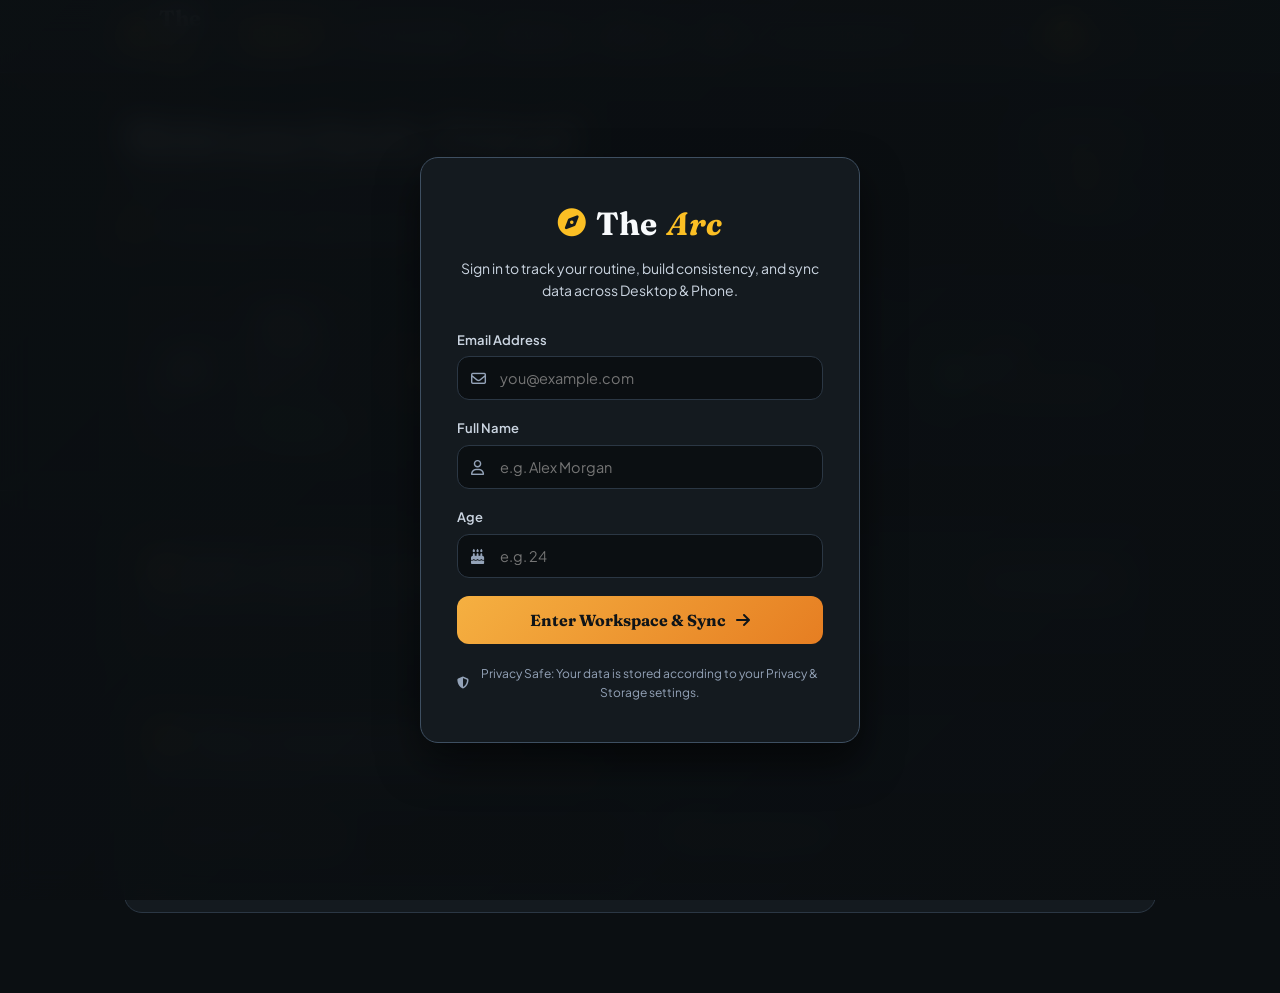
<file: index.html>
<!DOCTYPE html>
<html lang="en" data-theme="dark">
<head>
  <meta charset="UTF-8">
  <meta name="viewport" content="width=device-width, initial-scale=1.0">
  <title>The Arc — Daily Routine Tracker & Personal Growth</title>

  <!-- Typography & Icons -->
  <link rel="preconnect" href="https://fonts.googleapis.com">
  <link rel="preconnect" href="https://fonts.gstatic.com" crossorigin>
  <link href="https://fonts.googleapis.com/css2?family=Fraunces:ital,opsz,wght@0,9..144,400..700;1,9..144,400..700&family=IBM+Plex+Mono:wght@400;500;600&family=Plus+Jakarta+Sans:wght@300;400;500;600;700;800&display=swap" rel="stylesheet">
  
  <!-- FontAwesome for crisp modern UI icons -->
  <link rel="stylesheet" href="https://cdnjs.cloudflare.com/ajax/libs/font-awesome/6.4.0/css/all.min.css">
  
  <!-- App Stylesheet -->
  <link rel="stylesheet" href="style.css">
</head>
<body>

  <!-- LOGIN / SIGN-IN OVERLAY -->
  <div class="login-screen" id="loginScreen">
    <div class="login-card">
      <div class="login-brand">
        <span class="brand-icon"><i class="fa-solid fa-compass"></i></span>
        The <em>Arc</em>
      </div>
      <div class="login-tag">Sign in to track your routine, build consistency, and sync data across Desktop & Phone.</div>
      
      <form id="loginForm" autocomplete="on">
        <div class="input-group">
          <label class="login-label" for="loginEmail">Email Address</label>
          <div class="input-wrapper">
            <i class="fa-regular fa-envelope input-icon"></i>
            <input class="login-input" id="loginEmail" type="email" placeholder="you@example.com" required autocomplete="email">
          </div>
        </div>

        <div class="input-group">
          <label class="login-label" for="loginName">Full Name</label>
          <div class="input-wrapper">
            <i class="fa-regular fa-user input-icon"></i>
            <input class="login-input" id="loginName" type="text" placeholder="e.g. Alex Morgan" autocomplete="name">
          </div>
        </div>

        <div class="input-group">
          <label class="login-label" for="loginAge">Age</label>
          <div class="input-wrapper">
            <i class="fa-solid fa-cake-candles input-icon"></i>
            <input class="login-input" id="loginAge" type="number" min="10" max="120" placeholder="e.g. 24" autocomplete="off">
          </div>
        </div>

        <div class="login-welcome" id="loginWelcomeNote"></div>

        <button type="submit" class="login-btn" id="loginSubmitBtn">
          <span>Enter Workspace & Sync</span>
          <i class="fa-solid fa-arrow-right"></i>
        </button>

        <div class="login-note">
          <i class="fa-solid fa-shield-halved"></i>
          Privacy Safe: Your data is stored according to your Privacy & Storage settings.
        </div>
      </form>
    </div>
  </div>

  <!-- HEADER & NAVIGATION -->
  <header class="app-header">
    <div class="header-inner wrap">
      <div class="brand-logo">
        <div class="logo-mark"><i class="fa-solid fa-compass"></i></div>
        <div class="logo-text">The <em>Arc</em></div>
      </div>

      <!-- Navigation Tabs -->
      <nav class="nav-tabs" id="navTabs">
        <button class="nav-tab active" data-view="today">
          <i class="fa-solid fa-calendar-day"></i>
          <span>Today</span>
        </button>
        <button class="nav-tab" data-view="routine">
          <i class="fa-solid fa-list-check"></i>
          <span>Routine Builder</span>
        </button>
        <button class="nav-tab" data-view="weekly">
          <i class="fa-solid fa-calendar-week"></i>
          <span>Weekly</span>
        </button>
        <button class="nav-tab" data-view="journal">
          <i class="fa-solid fa-book-bookmark"></i>
          <span>Journal</span>
        </button>
        <button class="nav-tab" data-view="monthly">
          <i class="fa-solid fa-chart-pie"></i>
          <span>Monthly</span>
        </button>
        <button class="nav-tab" data-view="yearly">
          <i class="fa-solid fa-fire"></i>
          <span>Yearly</span>
        </button>
        <button class="nav-tab" data-view="rewards">
          <i class="fa-solid fa-trophy"></i>
          <span>Rewards</span>
        </button>
      </nav>

      <!-- Profile & Utility Controls -->
      <div class="header-actions">
        <!-- Global Timezone Selector -->
        <div class="timezone-picker-wrap" title="Select your Country Time Zone">
          <i class="fa-solid fa-earth-americas tz-icon"></i>
          <select id="timeZoneSelect" class="timezone-select">
            <option value="auto">🌐 Local Device Time</option>
            <option value="Asia/Kolkata">🇮🇳 India (IST +5:30)</option>
            <option value="America/New_York">🇺🇸 USA East (EST -5:00)</option>
            <option value="America/Chicago">🇺🇸 USA Central (CST -6:00)</option>
            <option value="America/Los_Angeles">🇺🇸 USA West (PST -8:00)</option>
            <option value="Europe/London">🇬🇧 UK (GMT/BST +0:00)</option>
            <option value="Europe/Paris">🇫🇷 Europe (CET +1:00)</option>
            <option value="Asia/Dubai">🇦🇪 UAE (GST +4:00)</option>
            <option value="Asia/Singapore">🇸🇬 Singapore (SGT +8:00)</option>
            <option value="Asia/Tokyo">🇯🇵 Japan (JST +9:00)</option>
            <option value="Australia/Sydney">🇦🇺 Australia (AEST +10:00)</option>
            <option value="UTC">⏱️ UTC</option>
          </select>
        </div>

        <!-- Quick Theme Toggle Button -->
        <button class="icon-btn" id="themeToggleBtn" title="Toggle Light / Dark Theme">
          <i class="fa-solid fa-moon" id="themeIcon"></i>
        </button>

        <button class="icon-btn" id="soundToggleBtn" title="Toggle sound effects">
          <i class="fa-solid fa-volume-high" id="soundIcon"></i>
        </button>

        <div class="profile-dropdown-container">
          <div class="profile-chip" id="profileChip">
            <span class="avatar-circle" id="avatarCircle">?</span>
            <span class="profile-name" id="profileNameLabel">User</span>
            <i class="fa-solid fa-chevron-down profile-arrow"></i>
          </div>

          <div class="profile-menu" id="profileMenu">
            <div class="menu-header">
              <div class="menu-user-name" id="menuUserName">User Name</div>
              <div class="menu-user-email" id="menuUserEmail">user@example.com</div>
              <div class="menu-sync-badge" id="menuStorageModeBadge"><i class="fa-solid fa-rotate"></i> Cloud Sync Active</div>
            </div>
            <div class="menu-divider"></div>
            
            <!-- Theme Toggle Item in Profile Menu -->
            <button id="btnMenuThemeToggle">
              <i class="fa-solid fa-circle-half-stroke"></i>
              <span id="menuThemeText">Switch to Light Mode</span>
            </button>

            <!-- Privacy & Storage Settings in Profile Menu -->
            <button id="btnOpenPrivacyModal">
              <i class="fa-solid fa-user-lock"></i> Privacy & Storage Settings
            </button>

            <button id="btnManualSync"><i class="fa-solid fa-cloud-arrow-down"></i> Sync Cloud Data Now</button>
            <button id="exportDataBtn"><i class="fa-solid fa-download"></i> Export Backup File</button>
            <label id="importDataLabel" class="menu-label">
              <i class="fa-solid fa-upload"></i> Restore Backup
              <input type="file" id="importDataInput" accept="application/json" hidden>
            </label>
            <div class="menu-divider"></div>
            <button id="logoutBtn" class="logout-menu-item"><i class="fa-solid fa-right-from-bracket"></i> Switch / Logout</button>
          </div>
        </div>
      </div>
    </div>
  </header>

  <!-- HERO SECTION -->
  <section class="hero">
    <div class="hero-inner wrap">
      <div class="hero-top">
        <div class="hero-text-block">
          <h1 class="hero-title">Welcome back, <span id="heroUserName">Friend</span></h1>
          <p class="hero-sub" id="heroSub">One line, dawn to night, walked the same way every day for a year.</p>
          <div class="quote-card">
            <i class="fa-solid fa-quote-left quote-icon"></i>
            <span class="quote-line" id="quoteLine">"The line only stays straight if you walk it today."</span>
          </div>
        </div>

        <div class="day-badge-card">
          <div class="badge-label">CURRENT DAY</div>
          <div class="num" id="dayNumber">1</div>
          <div class="badge-sub">OF 365 DAYS</div>
        </div>
      </div>

      <!-- Quick Metrics Bar -->
      <div class="metrics-grid">
        <div class="metric-card progress-ring-card">
          <div class="ring-box">
            <svg width="120" height="120" viewBox="0 0 120 120">
              <circle cx="60" cy="60" r="50" class="ring-bg"/>
              <circle id="ringProgress" cx="60" cy="60" r="50" class="ring-fill" stroke-dasharray="314.15" stroke-dashoffset="314.15"/>
            </svg>
            <div class="pct-center">
              <span class="pct-num" id="todayPct">0%</span>
              <span class="pct-label">COMPLETED</span>
            </div>
          </div>
          <div class="ring-details">
            <div class="ring-title">Today's Progress</div>
            <div class="ring-sub" id="doneTodaySub">0 of 0 tasks finished</div>
            <div class="save-status-pill" id="saveStatusPill">
              <i class="fa-solid fa-cloud-arrow-up"></i> <span id="saveStatusText">Cloud Synced</span>
            </div>
          </div>
        </div>

        <div class="metric-card">
          <div class="metric-icon gold"><i class="fa-solid fa-fire-flame-curved"></i></div>
          <div class="metric-content">
            <div class="metric-value" id="currentStreak">0</div>
            <div class="metric-label">Current Day Streak</div>
          </div>
        </div>

        <div class="metric-card">
          <div class="metric-icon crown"><i class="fa-solid fa-crown"></i></div>
          <div class="metric-content">
            <div class="metric-value" id="bestStreak">0</div>
            <div class="metric-label">Best Streak Record</div>
          </div>
        </div>

        <div class="metric-card">
          <div class="metric-icon check"><i class="fa-solid fa-square-check"></i></div>
          <div class="metric-content">
            <div class="metric-value" id="totalTasksCompleted">0</div>
            <div class="metric-label">Lifetime Tasks Done</div>
          </div>
        </div>
      </div>
    </div>
  </section>

  <!-- MAIN CONTENT CONTAINER -->
  <main class="wrap main-container">

    <!-- PAGE 1: TODAY VIEW (WITH AUTOMATIC DAILY PIE CHARTS) -->
    <div class="view active" id="view-today">
      <div class="section-card">
        <div class="section-head">
          <div>
            <h2><i class="fa-solid fa-calendar-check icon-head"></i> Today's Schedule — <span id="todayDate">Monday</span></h2>
            <div class="hint" id="todayHint">Tap a task when completed. Tasks auto-unlock as scheduled.</div>
          </div>
          <div class="head-actions">
            <button class="btn btn-secondary btn-sm" id="btnGoToRoutineBuilder">
              <i class="fa-solid fa-pen-to-square"></i> Customize Tasks
            </button>
          </div>
        </div>

        <div id="checklist" class="checklist-container">
          <!-- Dynamic Task List Rendered by JS -->
        </div>
      </div>

      <!-- AUTOMATIC DAILY PIE CHARTS SECTION -->
      <div class="section-card margin-top-lg">
        <div class="section-head">
          <div>
            <h2><i class="fa-solid fa-chart-pie icon-head"></i> Today's Automatic Breakdown</h2>
            <div class="hint">Live pie charts generated automatically as you check off today's tasks</div>
          </div>
        </div>

        <div class="pie-grid">
          <div class="pie-card">
            <h4 class="pie-card-title">Today's Completion Rate</h4>
            <div id="todayCompletionPie" class="pie-container"></div>
          </div>
          <div class="pie-card">
            <h4 class="pie-card-title">Today's Category Focus</h4>
            <div id="todayCategoryPie" class="pie-container"></div>
          </div>
        </div>
      </div>
    </div>

    <!-- PAGE 2: ROUTINE BUILDER VIEW -->
    <div class="view" id="view-routine">
      <div class="page-banner routine-banner">
        <div class="banner-overlay"></div>
        <div class="banner-text">
          <div class="t"><i class="fa-solid fa-sliders"></i> Routine Builder</div>
          <div class="s">Design your required routine tasks. Set start/finish times and icons.</div>
        </div>
      </div>

      <div class="section-card">
        <div class="section-head">
          <div>
            <h2>Manage Routine Tasks</h2>
            <div class="hint">Tasks added here sync immediately across your devices.</div>
          </div>
          <button class="btn btn-primary" id="btnOpenAddTaskModal">
            <i class="fa-solid fa-plus"></i> Add New Task
          </button>
        </div>

        <div class="routine-manager-list" id="routineManagerList">
          <!-- Rendered dynamically by JS -->
        </div>
      </div>
    </div>

    <!-- PAGE 3: WEEKLY FOCUS & TARGET GOALS VIEW -->
    <div class="view" id="view-weekly">
      <div class="page-banner weekly-banner">
        <div class="banner-overlay"></div>
        <div class="banner-text">
          <div class="t"><i class="fa-solid fa-calendar-week"></i> Weekly Focus & Target Goals</div>
          <div class="s">Set week-by-week goals and track category target hits.</div>
        </div>
      </div>

      <div class="section-card">
        <div class="section-head">
          <div>
            <h2>Weekly Goals & Category Focus</h2>
            <div class="hint">Track your weekly targets and progress</div>
          </div>
          <div class="month-nav-controls">
            <button class="icon-btn-sub" id="prevWeek"><i class="fa-solid fa-chevron-left"></i></button>
            <span class="month-display" id="weekLabel">Week 1 · September 2026</span>
            <button class="icon-btn-sub" id="nextWeek"><i class="fa-solid fa-chevron-right"></i></button>
          </div>
        </div>

        <div class="table-responsive">
          <table class="target-table">
            <thead>
              <tr>
                <th>Category</th>
                <th>Weekly Target Goal</th>
                <th style="text-align:right">Status</th>
              </tr>
            </thead>
            <tbody id="weeklyTargetBody">
              <!-- Rendered by JS -->
            </tbody>
          </table>
        </div>

        <!-- Add Custom Category Button in Weekly -->
        <div class="table-actions-row margin-top-md">
          <button class="btn btn-secondary btn-sm" id="btnAddWeeklyCustomCat">
            <i class="fa-solid fa-plus"></i> Add Custom Category Goal
          </button>
        </div>
      </div>

      <!-- AUTOMATIC WEEKLY PIE CHARTS AT THE BOTTOM -->
      <div class="section-card margin-top-lg">
        <div class="section-head">
          <h2>Weekly Automatic Insights</h2>
          <div class="hint">Live breakdown of this week's progress</div>
        </div>
        <div class="pie-grid">
          <div class="pie-card">
            <h4 class="pie-card-title">This Week's Completion Rate</h4>
            <div id="weeklyCompletionPie" class="pie-container"></div>
          </div>
          <div class="pie-card">
            <h4 class="pie-card-title">This Week's Category Allocation</h4>
            <div id="weeklyCategoryPie" class="pie-container"></div>
          </div>
        </div>
      </div>
    </div>

    <!-- PAGE 4: JOURNAL & NOTES VIEW -->
    <div class="view" id="view-journal">
      <div class="page-banner journal-banner">
        <div class="banner-overlay"></div>
        <div class="banner-text">
          <div class="t"><i class="fa-solid fa-feather-pointed"></i> Daily Reflection & Notes</div>
          <div class="s">Record your thoughts, lessons learned, mood, and daily highlights.</div>
        </div>
      </div>

      <div class="journal-layout">
        <div class="section-card journal-editor-card">
          <div class="section-head">
            <h2>Journal Entry for <span id="journalDateLabel">Today</span></h2>
            <div class="journal-date-picker-wrap">
              <input type="date" id="journalDateInput" class="journal-date-input">
            </div>
          </div>

          <div class="mood-selector-container">
            <label class="field-label">How was your day?</label>
            <div class="mood-options" id="moodOptions">
              <button class="mood-btn" data-mood="great" title="Great!"><i class="fa-solid fa-face-laugh-beam"></i> Great</button>
              <button class="mood-btn" data-mood="good" title="Good"><i class="fa-solid fa-face-smile"></i> Good</button>
              <button class="mood-btn" data-mood="neutral" title="Neutral"><i class="fa-solid fa-face-meh"></i> Okay</button>
              <button class="mood-btn" data-mood="tired" title="Tired"><i class="fa-solid fa-face-tired"></i> Tired</button>
              <button class="mood-btn" data-mood="tough" title="Tough"><i class="fa-solid fa-face-frown"></i> Tough</button>
            </div>
          </div>

          <div class="form-group margin-top-md">
            <label class="field-label" for="journalNotes">Notes, Ideas & Gratitude</label>
            <textarea id="journalNotes" class="form-textarea" rows="8" placeholder="Write about your wins, challenges, lessons, or feelings today..."></textarea>
          </div>

          <div class="journal-footer">
            <span class="save-indicator-text" id="journalSaveText">Saved</span>
            <button class="btn btn-primary" id="btnSaveJournal">
              <i class="fa-solid fa-floppy-disk"></i> Save Reflection
            </button>
          </div>
        </div>

        <div class="section-card journal-history-card">
          <div class="section-head">
            <h3>Recent Journal Entries</h3>
          </div>
          <div class="journal-history-list" id="journalHistoryList">
            <!-- Rendered by JS -->
          </div>
        </div>
      </div>
    </div>

    <!-- PAGE 5: MONTHLY ANALYTICS VIEW -->
    <div class="view" id="view-monthly">
      <div class="page-banner monthly-banner">
        <div class="banner-overlay"></div>
        <div class="banner-text">
          <div class="t"><i class="fa-solid fa-chart-pie"></i> Monthly Insights & Targets</div>
          <div class="s">Set category goals and analyze your completion rate month by month.</div>
        </div>
      </div>

      <div class="section-card">
        <div class="section-head">
          <h2>Monthly Focus & Target Goals</h2>
          <div class="month-nav-controls">
            <button class="icon-btn-sub" id="prevMonth"><i class="fa-solid fa-chevron-left"></i></button>
            <span class="month-display" id="monthLabel">September 2026</span>
            <button class="icon-btn-sub" id="nextMonth"><i class="fa-solid fa-chevron-right"></i></button>
          </div>
        </div>

        <div class="table-responsive">
          <table class="target-table">
            <thead>
              <tr>
                <th>Category</th>
                <th>Target Focus for Month</th>
                <th style="text-align:right">Status</th>
              </tr>
            </thead>
            <tbody id="targetBody">
              <!-- Rendered by JS -->
            </tbody>
          </table>
        </div>

        <!-- Add Custom Category Button in Monthly -->
        <div class="table-actions-row margin-top-md">
          <button class="btn btn-secondary btn-sm" id="btnAddMonthlyCustomCat">
            <i class="fa-solid fa-plus"></i> Add Custom Category Goal
          </button>
        </div>
      </div>

      <!-- AUTOMATIC MONTHLY PIE CHARTS AT THE BOTTOM -->
      <div class="section-card margin-top-lg">
        <div class="section-head">
          <h2>Monthly Automatic Insights</h2>
          <div class="hint">Live breakdown of this month's progress</div>
        </div>
        <div class="pie-grid">
          <div class="pie-card">
            <h4 class="pie-card-title">This Month's Completion Rate</h4>
            <div id="monthlyCompletionPie" class="pie-container"></div>
          </div>
          <div class="pie-card">
            <h4 class="pie-card-title">This Month's Category Focus</h4>
            <div id="monthlyCategoryPie" class="pie-container"></div>
          </div>
        </div>
      </div>
    </div>

    <!-- PAGE 6: YEARLY HEATMAP VIEW -->
    <div class="view" id="view-yearly">
      <div class="page-banner yearly-banner">
        <div class="banner-overlay"></div>
        <div class="banner-text">
          <div class="t"><i class="fa-solid fa-fire"></i> The 365-Day Journey</div>
          <div class="s">Visualize your discipline heat matrix over an entire year.</div>
        </div>
      </div>

      <div class="section-card">
        <div class="section-head">
          <div>
            <h2>Yearly Consistency Matrix</h2>
            <div class="hint" id="yearHint">365-Day Tracker</div>
          </div>
        </div>

        <div class="heatmap-container">
          <div class="heatmap" id="heatmap"></div>
        </div>

        <div class="heatmap-legend">
          <span>Less Consistent</span>
          <div class="legend-box level-0"></div>
          <div class="legend-box level-1"></div>
          <div class="legend-box level-2"></div>
          <div class="legend-box level-3"></div>
          <div class="legend-box level-4"></div>
          <span>100% Completed</span>
        </div>
      </div>
    </div>

    <!-- PAGE 7: REWARDS & MILESTONES VIEW -->
    <div class="view" id="view-rewards">
      <div class="page-banner rewards-banner">
        <div class="banner-overlay"></div>
        <div class="banner-text">
          <div class="t"><i class="fa-solid fa-award"></i> Milestones & Custom Rewards</div>
          <div class="s">Unlock achievements as your streak grows and set personal rewards.</div>
        </div>
      </div>

      <div class="section-card">
        <div class="section-head">
          <h2>Streak Milestones Badges</h2>
          <div class="hint">Unlocked automatically by extending your best consecutive streak.</div>
        </div>

        <div class="badge-grid" id="badgeGrid">
          <!-- Rendered by JS -->
        </div>
      </div>

      <div class="section-card margin-top-lg">
        <div class="section-head">
          <div>
            <h2>Personal Reward Wishlist</h2>
            <div class="hint">Assign yourself a real-world reward for hitting key streak milestones!</div>
          </div>
        </div>

        <div class="reward-list-container" id="rewardList">
          <!-- Rendered by JS -->
        </div>
      </div>
    </div>

  </main>

  <!-- MODAL: PRIVACY & STORAGE SETTINGS (Local Storage vs Cloud Sync) -->
  <div class="modal-overlay" id="privacyModal">
    <div class="modal-card">
      <div class="modal-header">
        <h3><i class="fa-solid fa-user-lock icon-head"></i> Privacy & Storage Settings</h3>
        <button class="modal-close-btn" id="privacyModalClose"><i class="fa-solid fa-xmark"></i></button>
      </div>
      <div class="modal-body">
        <p style="font-size:13.5px; color:var(--text-muted); margin-bottom:16px;">
          Choose where and how your routine data is saved. You have 100% control over your data privacy.
        </p>

        <div class="privacy-option-card">
          <label class="radio-label">
            <input type="radio" name="storagePreference" value="cloud" id="storageCloudRadio">
            <div>
              <div class="option-title"><i class="fa-solid fa-cloud-arrow-up"></i> Cloud Sync + Local Backup (Recommended)</div>
              <div class="option-sub">Automatically syncs your routine, progress, and journal notes across your Desktop and Mobile Phone.</div>
            </div>
          </label>
        </div>

        <div class="privacy-option-card margin-top-md">
          <label class="radio-label">
            <input type="radio" name="storagePreference" value="local" id="storageLocalRadio">
            <div>
              <div class="option-title"><i class="fa-solid fa-lock"></i> 100% Private Local Storage Only</div>
              <div class="option-sub">Saves data exclusively inside this browser. No external cloud calls are made. Data will not sync automatically to other devices.</div>
            </div>
          </label>
        </div>

        <div class="privacy-status-box margin-top-md">
          <div style="font-weight:700; font-size:13px;"><i class="fa-solid fa-database"></i> Active Data Status</div>
          <div style="font-size:12.5px; color:var(--text-muted); margin-top:4px;" id="privacyStatusDetails">
            Storage Mode: Cloud Sync | Account: user@example.com
          </div>
        </div>

        <div class="modal-footer margin-top-md">
          <button type="button" class="btn btn-secondary" id="btnCancelPrivacyModal">Close</button>
          <button type="button" class="btn btn-primary" id="btnSavePrivacySettings">Save Privacy Preference</button>
        </div>
      </div>
    </div>
  </div>

  <!-- MODAL: ADD CUSTOM CATEGORY (FOR WEEKLY & MONTHLY TARGETS) -->
  <div class="modal-overlay" id="customCatModal">
    <div class="modal-card">
      <div class="modal-header">
        <h3><i class="fa-solid fa-folder-plus icon-head"></i> Add Custom Category Goal</h3>
        <button class="modal-close-btn" id="customCatModalClose"><i class="fa-solid fa-xmark"></i></button>
      </div>
      <form id="customCatForm" class="modal-body">
        <div class="form-group">
          <label class="field-label" for="newCatNameInput">Category Name</label>
          <input type="text" id="newCatNameInput" class="form-input" placeholder="e.g. Guitar Practice or Coding" required>
        </div>

        <div class="form-group">
          <label class="field-label" for="newCatColorInput">Category Color</label>
          <input type="color" id="newCatColorInput" class="form-input" value="#f5b041" style="height:44px; cursor:pointer;">
        </div>

        <div class="modal-footer margin-top-md">
          <button type="button" class="btn btn-secondary" id="btnCancelCustomCatModal">Cancel</button>
          <button type="submit" class="btn btn-primary">Add Category Goal</button>
        </div>
      </form>
    </div>
  </div>

  <!-- MODAL: DAY DETAILS -->
  <div class="modal-overlay" id="dayModal">
    <div class="modal-card">
      <div class="modal-header">
        <h3 id="dayModalTitle">Date Details</h3>
        <button class="modal-close-btn" id="dayModalClose"><i class="fa-solid fa-xmark"></i></button>
      </div>
      <div class="modal-body" id="dayModalBody">
        <!-- Rendered by JS -->
      </div>
    </div>
  </div>

  <!-- MODAL: ADD / EDIT ROUTINE TASK -->
  <div class="modal-overlay" id="taskModal">
    <div class="modal-card modal-card-wide">
      <div class="modal-header">
        <h3 id="taskModalTitle">Add New Task</h3>
        <button class="modal-close-btn" id="taskModalClose"><i class="fa-solid fa-xmark"></i></button>
      </div>
      <form id="taskForm" class="modal-body">
        <input type="hidden" id="editTaskId">
        
        <!-- Task Name -->
        <div class="form-group">
          <label class="field-label" for="taskNameInput">Task Name</label>
          <input type="text" id="taskNameInput" class="form-input" placeholder="e.g. Morning Study Session" required>
        </div>

        <!-- Start Time & Finish Time Selectors -->
        <div class="time-picker-grid">
          <div class="time-picker-box">
            <label class="field-label"><i class="fa-regular fa-clock"></i> Start Time</label>
            <div class="time-select-row">
              <select id="startHourSelect" class="form-select time-select"></select>
              <span class="colon">:</span>
              <select id="startMinSelect" class="form-select time-select"></select>
              <select id="startAmpmSelect" class="form-select time-select ampm">
                <option value="AM">AM</option>
                <option value="PM">PM</option>
              </select>
            </div>
          </div>

          <div class="time-picker-box">
            <label class="field-label"><i class="fa-solid fa-flag-checkered"></i> Finish Time (End Time)</label>
            <div class="time-select-row">
              <select id="endHourSelect" class="form-select time-select"></select>
              <span class="colon">:</span>
              <select id="endMinSelect" class="form-select time-select"></select>
              <select id="endAmpmSelect" class="form-select time-select ampm">
                <option value="AM">AM</option>
                <option value="PM">PM</option>
              </select>
            </div>
          </div>
        </div>

        <!-- Duration Banner -->
        <div class="duration-output-banner" id="durationBanner">
          <div class="duration-info">
            <span class="duration-badge" id="durationBadge"><i class="fa-solid fa-hourglass-half"></i> Duration: 1h 0m</span>
            <span class="time-range-text" id="timeRangeText">Display: 06:00 AM – 07:00 AM</span>
          </div>
        </div>

        <!-- Day Period & Category -->
        <div class="form-row margin-top-md">
          <div class="form-group">
            <label class="field-label" for="taskPeriodInput">Day Period</label>
            <select id="taskPeriodInput" class="form-select">
              <option value="dawn">Dawn (5:00 – 6:00 AM)</option>
              <option value="morning">Morning (6:00 – 9:00 AM)</option>
              <option value="latemorning">Late Morning (9:00 AM – 12:00 PM)</option>
              <option value="afternoon">Afternoon (12:00 – 4:00 PM)</option>
              <option value="evening">Evening (4:00 – 9:30 PM)</option>
              <option value="night">Night (9:30 – 10:30 PM)</option>
            </select>
          </div>

          <div class="form-group">
            <label class="field-label" for="taskCatSelect">Category</label>
            <select id="taskCatSelect" class="form-select">
              <option value="study">Study Session</option>
              <option value="skill">Skill Building</option>
              <option value="english">Languages & English</option>
              <option value="gym">Fitness & Health</option>
              <option value="podcast">Media & Audio</option>
              <option value="trading">Finance & Trading</option>
              <option value="revision">Daily Planning</option>
              <option value="morning">Morning Ritual</option>
              <option value="meals">Meals & Rest</option>
              <option value="other">Other (Custom Category)</option>
            </select>
          </div>
        </div>

        <!-- Custom Category Input -->
        <div class="form-group" id="customCatWrapper" style="display: none;">
          <label class="field-label" for="customCatInput">Type Custom Category Name</label>
          <input type="text" id="customCatInput" class="form-input" placeholder="e.g. Coding Practice or Guitar Learning">
        </div>

        <!-- Emoji Selector -->
        <div class="form-group">
          <label class="field-label" for="taskIconSelect">Emoji / Icon</label>
          <select id="taskIconSelect" class="form-select">
            <option value="📚">📚 Study & Books</option>
            <option value="🧘">🧘 Meditation & Mindfulness</option>
            <option value="🏋️">🏋️ Fitness & Gym</option>
            <option value="💻">💻 Coding & Work</option>
            <option value="🗣️">🗣️ Language & Speaking</option>
            <option value="📈">📈 Trading & Finance</option>
            <option value="🎨">🎨 Creative & Art</option>
            <option value="💧">💧 Water & Hydration</option>
            <option value="🍳">🍳 Breakfast & Meals</option>
            <option value="🏃">🏃 Running & Walk</option>
            <option value="🐾">🐾 Pet Care</option>
            <option value="🎧">🎧 Podcast & Music</option>
            <option value="📝">📝 Journal & Notes</option>
            <option value="😴">😴 Sleep & Rest</option>
            <option value="🚀">🚀 Growth & Goals</option>
            <option value="other">Other (Type Custom Emoji / Icon)...</option>
          </select>
        </div>

        <!-- Custom Emoji Input -->
        <div class="form-group" id="customIconWrapper" style="display: none;">
          <label class="field-label" for="customIconInput">Custom Emoji / Symbol</label>
          <input type="text" id="customIconInput" class="form-input" placeholder="Paste or type an emoji e.g. 🎯, ⚡, 🥑">
        </div>

        <div class="modal-footer margin-top-md">
          <button type="button" class="btn btn-secondary" id="btnCancelTaskModal">Cancel</button>
          <button type="submit" class="btn btn-primary">Save Routine Task</button>
        </div>
      </form>
    </div>
  </div>

  <!-- TOAST NOTIFICATION CONTAINER -->
  <div class="toast-container" id="toastContainer"></div>

  <!-- App Script -->
  <script src="app.js"></script>
</body>
</html>
</file>
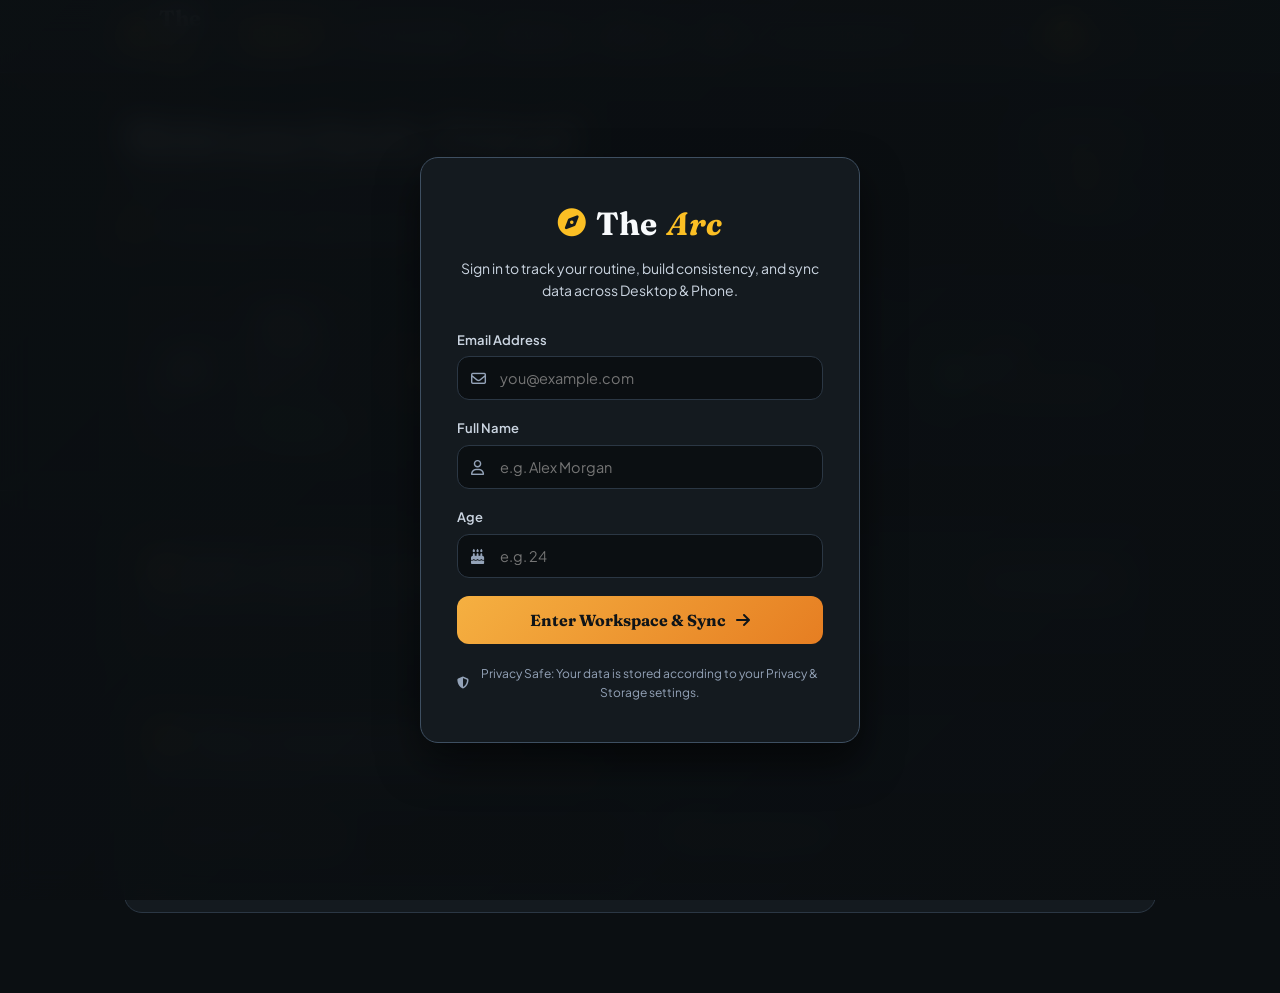
<file: index (2).html>
<!DOCTYPE html>
<html lang="en">
<head>
  <meta charset="UTF-8">
  <meta http-equiv="refresh" content="0; url=index.html">
  <title>Redirecting to The Arc...</title>
</head>
<body>
  <p>Redirecting to <a href="index.html">The Arc — Daily Routine Tracker</a>...</p>
  <script>
    window.location.href = "index.html";
  </script>
</body>
</html>
</file>
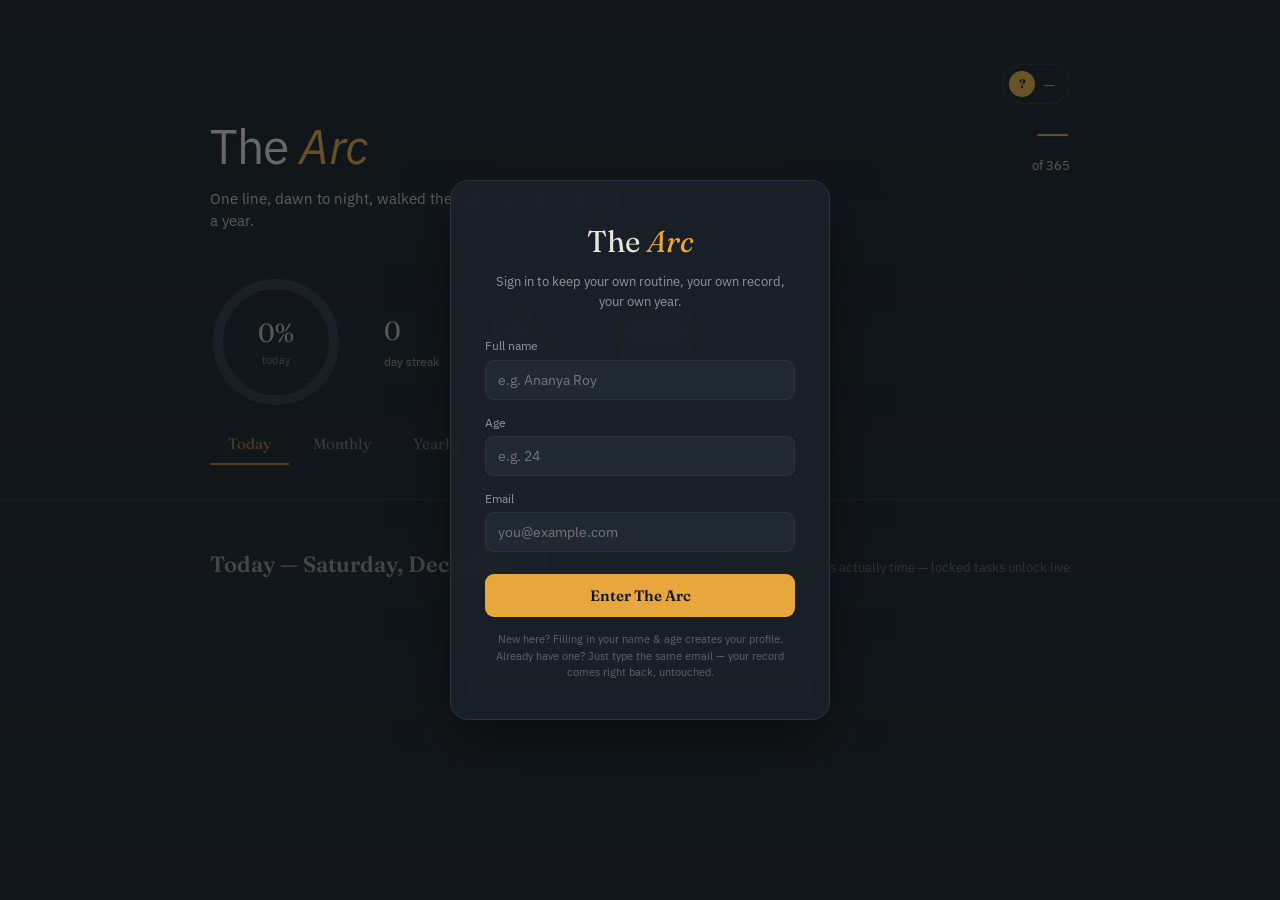
<file: index.html.html>
<!DOCTYPE html>
<html lang="en">
<head>
<meta charset="UTF-8">
<meta name="viewport" content="width=device-width, initial-scale=1.0">
<title>The Arc — Daily Routine Tracker</title>
<link rel="preconnect" href="https://fonts.googleapis.com">
<link href="https://fonts.googleapis.com/css2?family=Fraunces:opsz,wght@9..144,400;9..144,500;9..144,600;9..144,700&family=IBM+Plex+Sans:wght@400;500;600;700&family=IBM+Plex+Mono:wght@400;500&display=swap" rel="stylesheet">
<style>
  :root{
    --bg: #12171B;
    --panel: #1B2228;
    --panel-2: #202932;
    --hairline: #2B343C;
    --text: #EAE4D8;
    --muted: #8C97A0;
    --faint: #5C666E;

    --dawn: #E8A63D;
    --morning: #6FA8B8;
    --latemorning: #C9B182;
    --afternoon: #C17A56;
    --evening: #9A6B8C;
    --night: #5B6EA8;

    --gold: #E8A63D;
    --good: #7A9B6E;
    --bad: #A2564F;
    --meals: #A78BFA;
  }

  *{ box-sizing: border-box; }
  html,body{ margin:0; padding:0; }
  body{
    background: var(--bg);
    color: var(--text);
    font-family: 'IBM Plex Sans', sans-serif;
    line-height: 1.5;
    -webkit-font-smoothing: antialiased;
    padding: 0 0 80px 0;
  }
  a{ color: inherit; }

  .wrap{
    max-width: 900px;
    margin: 0 auto;
    padding: 0 20px;
  }

  h1,h2,h3{
    font-family: 'Fraunces', serif;
    font-weight: 600;
    margin: 0;
  }

  /* ---------- HERO ---------- */
  .hero{
    position: relative;
    padding: 64px 0 34px 0;
    margin-bottom: 8px;
    background-image:
      linear-gradient(180deg, rgba(18,23,27,0.35) 0%, rgba(18,23,27,0.80) 72%, rgba(18,23,27,1) 100%),
      url('https://images.unsplash.com/photo-1528470621820-ad2177f438d6?fm=jpg&q=70&w=1800&auto=format&fit=crop');
    background-size: cover;
    background-position: center 60%;
    border-bottom: 1px solid var(--hairline);
  }
  .hero-inner{
    max-width: 900px;
    margin: 0 auto;
    padding: 0 20px;
  }
  .hero-top{
    display:flex;
    justify-content: space-between;
    align-items: flex-start;
    gap: 24px;
    flex-wrap: wrap;
  }
  .hero-title{
    font-size: clamp(34px, 5.5vw, 48px);
    letter-spacing: -0.01em;
    color: var(--text);
    text-shadow: 0 2px 18px rgba(0,0,0,0.35);
  }
  .hero-title em{
    font-style: italic;
    color: var(--gold);
  }
  .hero-sub{
    color: #D9D2C4;
    font-size: 14.5px;
    margin-top: 6px;
    max-width: 46ch;
  }
  .day-badge{
    text-align: right;
    flex-shrink: 0;
  }
  .day-badge .num{
    font-family: 'Fraunces', serif;
    font-size: 42px;
    color: var(--gold);
    line-height: 1;
    text-shadow: 0 2px 18px rgba(0,0,0,0.45);
  }
  .day-badge .label{
    color: #C9C1B2;
    font-size: 12.5px;
    margin-top: 4px;
  }

  .arc-row{
    display:flex;
    gap: 28px;
    margin-top: 34px;
    align-items: center;
    flex-wrap: wrap;
  }
  .ring-box{
    position: relative;
    width: 132px;
    height: 132px;
    flex-shrink: 0;
  }
  .ring-box svg{ transform: rotate(-90deg); }
  .ring-box .pct{
    position:absolute;
    inset:0;
    display:flex;
    align-items:center;
    justify-content:center;
    flex-direction: column;
  }
  .ring-box .pct .n{
    font-family:'Fraunces', serif;
    font-size: 26px;
  }
  .ring-box .pct .d{
    font-size: 10.5px;
    color: var(--muted);
    letter-spacing: 0.02em;
  }
  .stat-list{
    display:flex;
    gap: 32px;
    flex-wrap: wrap;
  }
  .stat{
    min-width: 90px;
    background: rgba(18,23,27,0.45);
    padding: 8px 14px;
    border-radius: 8px;
  }
  .stat .n{
    font-family:'Fraunces', serif;
    font-size: 26px;
    color: var(--text);
  }
  .stat .l{
    font-size: 12px;
    color: #C9C1B2;
    margin-top: 2px;
  }

  /* ---------- NAV TABS ---------- */
  .tabbar{
    display:flex;
    gap: 6px;
    padding: 16px 0 0 0;
  }
  .tab-btn{
    background: none;
    border: none;
    color: var(--muted);
    font-family: 'Fraunces', serif;
    font-size: 15px;
    padding: 10px 18px;
    cursor: pointer;
    border-bottom: 2px solid transparent;
    transition: color 0.15s ease, border-color 0.15s ease;
  }
  .tab-btn:hover{ color: var(--text); }
  .tab-btn.active{
    color: var(--gold);
    border-bottom-color: var(--gold);
  }

  .view{ display:none; }
  .view.active{ display:block; animation: fadeIn 0.25s ease; }
  @keyframes fadeIn{
    from{ opacity:0; transform: translateY(4px); }
    to{ opacity:1; transform: translateY(0); }
  }

  /* ---------- SECTION HEADERS ---------- */
  .section{
    padding: 40px 0;
    border-bottom: 1px solid var(--hairline);
  }
  .section:last-child{ border-bottom: none; }
  .section-head{
    display:flex;
    justify-content: space-between;
    align-items: baseline;
    margin-bottom: 20px;
    gap: 16px;
    flex-wrap: wrap;
  }
  .section-head h2{
    font-size: 22px;
  }
  .section-head .hint{
    color: var(--muted);
    font-size: 13px;
  }

  /* ---------- TIMELINE / CHECKLIST ---------- */
  .period-group{
    margin-bottom: 26px;
  }
  .period-title{
    display:flex;
    align-items:center;
    gap: 10px;
    font-size: 12.5px;
    letter-spacing: 0.02em;
    color: var(--muted);
    margin-bottom: 10px;
  }
  .period-dot{
    width: 8px; height: 8px; border-radius: 50%;
    flex-shrink:0;
  }
  .task-row{
    display:flex;
    align-items:flex-start;
    gap: 12px;
    padding: 11px 12px;
    border-radius: 8px;
    border-left: 3px solid transparent;
    cursor: pointer;
    transition: background 0.15s ease;
  }
  .task-icon{
    width: 36px;
    height: 36px;
    border-radius: 10px;
    background: var(--panel-2);
    border: 1.5px solid var(--hairline);
    display: flex;
    align-items: center;
    justify-content: center;
    font-size: 17px;
    flex-shrink: 0;
    margin-top: 1px;
    transition: opacity 0.15s ease;
  }
  .task-row.done .task-icon,
  .task-row.locked .task-icon{
    opacity: 0.5;
  }
  .task-row:hover{ background: var(--panel); }
  .task-row.done{
    opacity: 0.55;
  }
  .task-row.done .task-name{
    text-decoration: line-through;
    text-decoration-color: var(--faint);
  }
  .task-row.locked{
    cursor: not-allowed;
    opacity: 0.45;
  }
  .task-row.locked:hover{ background: none; }
  .task-row.locked .checkbox{ border-color: var(--faint); }
  .task-lock-note{
    font-size: 11px;
    color: var(--faint);
    margin-top: 3px;
    font-style: italic;
  }
  .checkbox{
    width: 20px; height: 20px;
    border-radius: 5px;
    border: 1.5px solid var(--faint);
    flex-shrink: 0;
    margin-top: 2px;
    display:flex;
    align-items:center;
    justify-content:center;
    transition: all 0.15s ease;
  }
  .task-row.done .checkbox{
    background: var(--good);
    border-color: var(--good);
  }
  .checkbox svg{ opacity: 0; width: 12px; height: 12px; }
  .task-row.done .checkbox svg{ opacity: 1; }
  .task-row.locked .checkbox svg{ opacity: 1; }
  .task-body{ flex: 1; }
  .task-time{
    font-family: 'IBM Plex Mono', monospace;
    font-size: 11.5px;
    color: var(--muted);
  }
  .task-name{
    font-size: 15px;
    margin-top: 1px;
  }

  /* ---------- MONTHLY TARGETS ---------- */
  .month-nav{
    display:flex;
    align-items:center;
    gap: 12px;
  }
  .month-nav button{
    background: var(--panel);
    border: 1px solid var(--hairline);
    color: var(--text);
    width: 30px; height: 30px;
    border-radius: 6px;
    cursor: pointer;
    font-size: 14px;
  }
  .month-nav button:hover{ background: var(--panel-2); }
  .month-label{
    font-family: 'Fraunces', serif;
    font-size: 16px;
    min-width: 140px;
    text-align:center;
  }
  .target-table{
    width: 100%;
    border-collapse: collapse;
    margin-top: 18px;
  }
  .target-table th{
    text-align:left;
    font-size: 11.5px;
    color: var(--muted);
    font-weight: 500;
    padding: 0 12px 10px 12px;
    border-bottom: 1px solid var(--hairline);
  }
  .target-table td{
    padding: 12px;
    border-bottom: 1px solid var(--hairline);
    vertical-align: middle;
  }
  .target-table tr:last-child td{ border-bottom: none; }
  .cat-name{
    display:flex;
    align-items:center;
    gap: 9px;
    font-size: 14px;
    white-space: nowrap;
  }
  .cat-dot{ width:8px; height:8px; border-radius:50%; flex-shrink:0; }
  .target-input{
    width: 100%;
    background: var(--panel-2);
    border: 1px solid var(--hairline);
    color: var(--text);
    padding: 7px 10px;
    border-radius: 6px;
    font-family: inherit;
    font-size: 13px;
  }
  .target-input:focus{ outline: 1px solid var(--gold); }
  .days-count{
    font-family: 'Fraunces', serif;
    font-size: 20px;
    color: var(--gold);
    white-space: nowrap;
  }
  .days-count span{
    font-family:'IBM Plex Sans', sans-serif;
    font-size: 12px;
    color: var(--muted);
  }

  /* ---------- PIE CHARTS ---------- */
  .pie-row{
    display:flex;
    gap: 40px;
    flex-wrap: wrap;
    margin-top: 8px;
  }
  .pie-block{
    display:flex;
    align-items:center;
    gap: 22px;
    flex: 1;
    min-width: 260px;
  }
  .pie-chart{
    width: 128px;
    height: 128px;
    border-radius: 50%;
    flex-shrink: 0;
    position: relative;
  }
  .pie-chart::after{
    content:'';
    position:absolute;
    inset: 22px;
    background: var(--bg);
    border-radius: 50%;
  }
  .pie-center{
    position:absolute;
    inset: 22px;
    display:flex;
    align-items:center;
    justify-content:center;
    flex-direction:column;
    z-index:2;
  }
  .pie-center .n{
    font-family:'Fraunces', serif;
    font-size: 20px;
  }
  .pie-center .d{
    font-size: 9.5px;
    color: var(--muted);
  }
  .pie-legend{
    display:flex;
    flex-direction:column;
    gap: 8px;
  }
  .pie-legend-row{
    display:flex;
    align-items:center;
    gap: 8px;
    font-size: 13px;
  }
  .pie-legend-dot{
    width: 9px; height: 9px; border-radius: 50%; flex-shrink:0;
  }
  .pie-legend-pct{
    color: var(--muted);
    font-size: 12px;
    margin-left: auto;
    font-family: 'IBM Plex Mono', monospace;
  }
  .pie-title{
    font-size: 13px;
    color: var(--muted);
    margin-bottom: 14px;
  }
  .pie-card{
    background: var(--panel);
    border: 1px solid var(--hairline);
    border-radius: 12px;
    padding: 22px;
    flex: 1;
    min-width: 280px;
  }
  .empty-note{
    color: var(--faint);
    font-size: 13px;
    font-style: italic;
    padding: 20px 0;
  }

  /* ---------- YEAR HEATMAP ---------- */
  .heatmap-wrap{
    overflow-x: auto;
    padding-bottom: 6px;
  }
  .heatmap{
    display:grid;
    grid-template-columns: 34px repeat(53, 12px);
    grid-auto-rows: 12px;
    gap: 3px;
    min-width: 720px;
  }
  .hm-month-label{
    grid-row: 1;
    font-size: 10.5px;
    color: var(--muted);
  }
  .hm-cell{
    width: 12px; height: 12px;
    border-radius: 3px;
    background: var(--panel-2);
    border: 1px solid var(--hairline);
  }
  .hm-day-label{
    font-size: 9.5px;
    color: var(--faint);
    display:flex;
    align-items:center;
  }
  .legend{
    display:flex;
    align-items:center;
    gap: 6px;
    font-size: 11px;
    color: var(--muted);
    margin-top: 14px;
  }
  .legend .hm-cell{ width:10px; height:10px; }

  /* ---------- ACHIEVEMENTS ---------- */
  .badge-grid{
    display:grid;
    grid-template-columns: repeat(auto-fill, minmax(130px, 1fr));
    gap: 14px;
  }
  .badge{
    background: var(--panel);
    border: 1px solid var(--hairline);
    border-radius: 10px;
    padding: 16px 14px;
    text-align:center;
    transition: border-color 0.15s ease;
  }
  .badge.unlocked{
    border-color: var(--gold);
    background: linear-gradient(180deg, rgba(232,166,61,0.08), transparent);
  }
  .badge .icon{
    font-size: 26px;
    margin-bottom: 8px;
    filter: grayscale(1);
    opacity: 0.4;
  }
  .badge.unlocked .icon{
    filter: none;
    opacity: 1;
  }
  .badge .streak{
    font-family:'Fraunces', serif;
    font-size: 15px;
  }
  .badge .streak-label{
    font-size: 10.5px;
    color: var(--muted);
    margin-top: 2px;
  }
  .reward-box{
    margin-top: 20px;
    background: var(--panel);
    border: 1px solid var(--hairline);
    border-radius: 10px;
    padding: 18px;
  }
  .reward-row{
    display:flex;
    align-items:center;
    gap: 12px;
    padding: 8px 0;
    border-bottom: 1px solid var(--hairline);
  }
  .reward-row:last-child{ border-bottom:none; }
  .reward-milestone{
    font-family:'Fraunces', serif;
    color: var(--gold);
    font-size: 14px;
    width: 90px;
    flex-shrink: 0;
  }
  .reward-input{
    flex:1;
    background: transparent;
    border: none;
    border-bottom: 1px dashed var(--hairline);
    color: var(--text);
    font-family: inherit;
    font-size: 13.5px;
    padding: 4px 0;
  }
  .reward-input:focus{ outline:none; border-bottom-color: var(--gold); }
  .reward-input::placeholder{ color: var(--faint); }

  /* ---------- LOGIN SCREEN ---------- */
  .login-screen{
    position: fixed;
    inset: 0;
    z-index: 300;
    display: flex;
    align-items: center;
    justify-content: center;
    padding: 20px;
    background-image:
      linear-gradient(180deg, rgba(18,23,27,0.55) 0%, rgba(18,23,27,0.90) 100%),
      url('https://images.unsplash.com/photo-1528470621820-ad2177f438d6?fm=jpg&q=70&w=1800&auto=format&fit=crop');
    background-size: cover;
    background-position: center 55%;
  }
  .login-card{
    background: rgba(27,34,40,0.88);
    border: 1px solid var(--hairline);
    border-radius: 18px;
    padding: 38px 34px;
    max-width: 380px;
    width: 100%;
    backdrop-filter: blur(8px);
    box-shadow: 0 20px 60px rgba(0,0,0,0.4);
  }
  .login-brand{
    font-family: 'Fraunces', serif;
    font-size: 30px;
    color: var(--text);
    text-align: center;
  }
  .login-brand em{ font-style: italic; color: var(--gold); }
  .login-tag{
    text-align: center;
    color: var(--muted);
    font-size: 13px;
    margin: 8px 0 26px 0;
  }
  .login-label{
    display:block;
    font-size: 11.5px;
    color: var(--muted);
    margin-bottom: 5px;
    margin-top: 14px;
  }
  .login-input{
    width: 100%;
    background: var(--panel-2);
    border: 1px solid var(--hairline);
    color: var(--text);
    padding: 10px 12px;
    border-radius: 8px;
    font-family: inherit;
    font-size: 14px;
  }
  .login-input:focus{ outline: 1px solid var(--gold); }
  .login-input:disabled{ opacity: 0.6; }
  .login-welcome{
    display:none;
    margin-top: 14px;
    font-size: 12.5px;
    color: var(--good);
    font-style: italic;
  }
  .login-btn{
    width: 100%;
    margin-top: 22px;
    background: var(--gold);
    color: #12171B;
    border: none;
    font-family: 'Fraunces', serif;
    font-weight: 600;
    font-size: 15px;
    padding: 12px;
    border-radius: 9px;
    cursor: pointer;
    transition: filter 0.15s ease;
  }
  .login-btn:hover{ filter: brightness(1.08); }
  .login-note{
    font-size: 11px;
    color: var(--faint);
    margin-top: 14px;
    line-height: 1.5;
    text-align: center;
  }

  /* ---------- PROFILE BAR ---------- */
  .profile-bar{
    display:flex;
    justify-content: flex-end;
    position: relative;
    margin-bottom: 6px;
  }
  .profile-chip{
    display:flex;
    align-items:center;
    gap: 9px;
    background: rgba(18,23,27,0.5);
    padding: 6px 14px 6px 6px;
    border-radius: 999px;
    cursor: pointer;
    border: 1px solid rgba(255,255,255,0.08);
  }
  .avatar-circle{
    width: 26px; height: 26px;
    border-radius: 50%;
    background: var(--gold);
    color: #12171B;
    font-family: 'Fraunces', serif;
    font-weight: 700;
    font-size: 12px;
    display:flex;
    align-items:center;
    justify-content:center;
    flex-shrink:0;
  }
  .profile-name{
    font-family: 'Fraunces', serif;
    font-style: italic;
    font-size: 13.5px;
    color: var(--text);
  }
  .profile-menu{
    display:none;
    position:absolute;
    top: 38px;
    right: 0;
    background: var(--panel);
    border: 1px solid var(--hairline);
    border-radius: 10px;
    padding: 6px;
    min-width: 190px;
    z-index: 10;
    box-shadow: 0 10px 30px rgba(0,0,0,0.35);
  }
  .profile-menu.open{ display:block; }
  .profile-menu button, .profile-menu label{
    display:flex;
    align-items:center;
    width: 100%;
    background: none;
    border: none;
    color: var(--text);
    font-family: inherit;
    font-size: 13px;
    padding: 9px 10px;
    border-radius: 6px;
    cursor: pointer;
    text-align: left;
  }
  .profile-menu button:hover, .profile-menu label:hover{ background: var(--panel-2); }

  .quote-line{
    font-family: 'Fraunces', serif;
    font-style: italic;
    font-size: 13.5px;
    color: #D9D2C4;
    margin-top: 10px;
    max-width: 46ch;
  }

  /* ---------- CONFETTI ---------- */
  .confetti-piece{
    position: fixed;
    top: -10px;
    width: 8px; height: 8px;
    border-radius: 2px;
    pointer-events: none;
    z-index: 500;
    animation: confettiFall linear forwards;
  }
  @keyframes confettiFall{
    to{ transform: translateY(105vh) rotate(360deg); opacity: 0.3; }
  }

  .footer-note{
    text-align:center;
    color: var(--faint);
    font-size: 12px;
    margin-top: 40px;
  }

  /* ---------- PAGE BANNER PHOTOS ---------- */
  .page-banner{
    height: 150px;
    border-radius: 14px;
    background-size: cover;
    background-position: center;
    margin-bottom: 28px;
    position: relative;
    overflow: hidden;
    border: 1px solid var(--hairline);
  }
  .page-banner::after{
    content:'';
    position:absolute; inset:0;
    background: linear-gradient(90deg, rgba(18,23,27,0.75), rgba(18,23,27,0.15));
  }
  .page-banner .banner-text{
    position:relative;
    z-index:2;
    height:100%;
    display:flex;
    flex-direction:column;
    justify-content:center;
    padding: 0 24px;
  }
  .page-banner .banner-text .t{
    font-family:'Fraunces', serif;
    font-size: 20px;
    color: var(--text);
  }
  .page-banner .banner-text .s{
    font-size: 12.5px;
    color: #D9D2C4;
    margin-top: 3px;
  }

  /* ---------- DAY DETAIL MODAL ---------- */
  .modal-overlay{
    display:none;
    position: fixed;
    inset: 0;
    background: rgba(10,13,15,0.72);
    z-index: 100;
    align-items: center;
    justify-content: center;
    padding: 20px;
  }
  .modal-overlay.open{ display:flex; }
  .modal-box{
    background: var(--panel);
    border: 1px solid var(--hairline);
    border-radius: 14px;
    max-width: 420px;
    width: 100%;
    max-height: 80vh;
    overflow-y: auto;
    padding: 20px;
  }
  .modal-head{
    display:flex;
    justify-content: space-between;
    align-items: center;
    margin-bottom: 14px;
  }
  .modal-head h3{ font-size: 16px; }
  .modal-close{
    background: var(--panel-2);
    border: 1px solid var(--hairline);
    color: var(--muted);
    width: 26px; height: 26px;
    border-radius: 6px;
    cursor: pointer;
  }
  .modal-pct{
    font-family: 'Fraunces', serif;
    color: var(--gold);
    font-size: 15px;
    margin-bottom: 12px;
  }
  .modal-task-row{
    display:flex;
    align-items:center;
    gap: 10px;
    padding: 7px 0;
    border-bottom: 1px solid var(--hairline);
    font-size: 13px;
  }
  .modal-task-row:last-child{ border-bottom:none; }
  .modal-task-row.missed{ opacity: 0.45; }
  .modal-task-icon{ font-size: 15px; width: 20px; text-align:center; flex-shrink:0; }
  .modal-task-time{
    font-family:'IBM Plex Mono', monospace;
    font-size: 10.5px;
    color: var(--muted);
    width: 78px;
    flex-shrink:0;
  }
  .modal-task-name{ flex:1; }
  .modal-task-status{
    color: var(--good);
    font-weight: 600;
    flex-shrink:0;
  }
  .modal-task-row.missed .modal-task-status{ color: var(--faint); }

  ::-webkit-scrollbar{ height: 8px; width: 8px; }
  ::-webkit-scrollbar-thumb{ background: var(--hairline); border-radius: 4px; }

  @media (max-width: 600px){
    .arc-row{ gap: 20px; }
    .stat-list{ gap: 20px; }
    .target-table{ font-size: 13px; }
    .target-table th:nth-child(2), .target-table td:nth-child(2){ display:none; }
    .pie-block{ flex-direction: column; align-items:flex-start; }
    .task-icon{ width: 30px; height: 30px; font-size: 15px; border-radius: 8px; }
    .task-row{ gap: 9px; }
  }
</style>
</head>
<body>

  <!-- LOGIN / SIGN-IN GATE -->
  <div class="login-screen" id="loginScreen">
    <div class="login-card">
      <div class="login-brand">The <em>Arc</em></div>
      <div class="login-tag">Sign in to keep your own routine, your own record, your own year.</div>
      <form id="loginForm">
        <label class="login-label">Full name</label>
        <input class="login-input" id="loginName" type="text" placeholder="e.g. Ananya Roy" autocomplete="name">

        <label class="login-label">Age</label>
        <input class="login-input" id="loginAge" type="number" min="10" max="100" placeholder="e.g. 24" autocomplete="off">

        <label class="login-label">Email</label>
        <input class="login-input" id="loginEmail" type="email" placeholder="you@example.com" autocomplete="email" required>

        <div class="login-welcome" id="loginWelcomeNote"></div>

        <button type="submit" class="login-btn">Enter The Arc</button>
        <div class="login-note">New here? Filling in your name &amp; age creates your profile. Already have one? Just type the same email — your record comes right back, untouched.</div>
      </form>
    </div>
  </div>

  <!-- HERO -->
  <div class="hero">
    <div class="hero-inner">
      <div class="profile-bar">
        <div class="profile-chip" id="profileChip">
          <span class="avatar-circle" id="avatarCircle">?</span>
          <span class="profile-name" id="profileNameLabel">—</span>
        </div>
        <div class="profile-menu" id="profileMenu">
          <button id="exportDataBtn">⭳ Export my data</button>
          <label id="importDataLabel">⭱ Import backup<input type="file" id="importDataInput" accept="application/json" hidden></label>
          <button id="logoutBtn">Switch account</button>
        </div>
      </div>
      <div class="hero-top">
        <div>
          <div class="hero-title">The <em>Arc</em></div>
          <div class="hero-sub" id="heroSub">One line, dawn to night, walked the same way every day for a year.</div>
          <div class="quote-line" id="quoteLine"></div>
        </div>
        <div class="day-badge">
          <div class="num" id="dayNumber">—</div>
          <div class="label">of 365</div>
        </div>
      </div>

      <div class="arc-row">
        <div class="ring-box">
          <svg width="132" height="132" viewBox="0 0 132 132">
            <circle cx="66" cy="66" r="58" fill="none" stroke="#2B343C" stroke-width="10"/>
            <circle id="ringProgress" cx="66" cy="66" r="58" fill="none" stroke="#E8A63D" stroke-width="10"
              stroke-linecap="round" stroke-dasharray="364.4" stroke-dashoffset="364.4"/>
          </svg>
          <div class="pct">
            <div class="n" id="todayPct">0%</div>
            <div class="d">today</div>
          </div>
        </div>
        <div class="stat-list">
          <div class="stat"><div class="n" id="currentStreak">0</div><div class="l">day streak</div></div>
          <div class="stat"><div class="n" id="bestStreak">0</div><div class="l">best streak</div></div>
          <div class="stat"><div class="n" id="doneToday">0/15</div><div class="l">done today</div></div>
        </div>
      </div>

      <div class="tabbar">
        <button class="tab-btn active" data-view="today">Today</button>
        <button class="tab-btn" data-view="monthly">Monthly</button>
        <button class="tab-btn" data-view="yearly">Yearly</button>
      </div>
    </div>
  </div>

  <div class="wrap">

    <!-- TODAY VIEW -->
    <div class="view active" id="view-today">
      <div class="section">
        <div class="section-head">
          <h2>Today — <span id="todayDate"></span></h2>
          <div class="hint">Tap a task once it's actually time — locked tasks unlock live</div>
        </div>
        <div id="checklist"></div>
      </div>
    </div>

    <!-- MONTHLY VIEW (second page) -->
    <div class="view" id="view-monthly">
      <div class="page-banner" style="background-image: linear-gradient(90deg, rgba(18,23,27,0.75), rgba(18,23,27,0.15)), url('https://images.pexels.com/photos/29509435/pexels-photo-29509435.jpeg?auto=compress&cs=tinysrgb&w=1600');">
        <div class="banner-text">
          <div class="t">This month's page</div>
          <div class="s">Targets, focus, and how the month is shaping up</div>
        </div>
      </div>
      <div class="section">
        <div class="section-head">
          <h2>Monthly target</h2>
          <div class="month-nav">
            <button id="prevMonth">‹</button>
            <div class="month-label" id="monthLabel"></div>
            <button id="nextMonth">›</button>
          </div>
        </div>
        <table class="target-table">
          <thead>
            <tr>
              <th>Category</th>
              <th>Target for the month</th>
              <th style="text-align:right">Days hit</th>
            </tr>
          </thead>
          <tbody id="targetBody"></tbody>
        </table>
      </div>

      <div class="section">
        <div class="section-head">
          <h2>This month at a glance</h2>
          <div class="hint" id="monthlyRangeHint">—</div>
        </div>
        <div class="pie-row">
          <div class="pie-card">
            <div class="pie-title">Days completed this month</div>
            <div id="monthlyCompletionPie"></div>
          </div>
          <div class="pie-card">
            <div class="pie-title">Where your focus went this month</div>
            <div id="monthlyCategoryPie"></div>
          </div>
        </div>
      </div>
    </div>

    <!-- YEARLY VIEW (second page) -->
    <div class="view" id="view-yearly">
      <div class="page-banner" style="background-image: linear-gradient(90deg, rgba(18,23,27,0.75), rgba(18,23,27,0.15)), url('https://images.pexels.com/photos/6263/wood-road-dirty-forest.jpg?auto=compress&cs=tinysrgb&w=1600');">
        <div class="banner-text">
          <div class="t">The whole year, one path</div>
          <div class="s">365 days, walked one at a time</div>
        </div>
      </div>
      <div class="section">
        <div class="section-head">
          <h2>The full year</h2>
          <div class="hint" id="yearHint">—</div>
        </div>
        <div class="heatmap-wrap">
          <div class="heatmap" id="heatmap"></div>
        </div>
        <div class="legend">
          <span>Less</span>
          <div class="hm-cell" style="background:#202932"></div>
          <div class="hm-cell" style="background:#3d4a3a"></div>
          <div class="hm-cell" style="background:#567048"></div>
          <div class="hm-cell" style="background:#7A9B6E"></div>
          <div class="hm-cell" style="background:#A9D19A"></div>
          <span>More</span>
        </div>
      </div>

      <div class="section">
        <div class="section-head">
          <h2>Year at a glance</h2>
          <div class="hint">Since day one</div>
        </div>
        <div class="pie-row">
          <div class="pie-card">
            <div class="pie-title">Days completed this year</div>
            <div id="yearlyCompletionPie"></div>
          </div>
          <div class="pie-card">
            <div class="pie-title">Where your focus went this year</div>
            <div id="yearlyCategoryPie"></div>
          </div>
        </div>
      </div>

      <div class="section">
        <div class="section-head">
          <h2>Time management</h2>
          <div class="hint">How your 17.5-hour day is allocated — Sunday swaps the gym block</div>
        </div>
        <div class="pie-row">
          <div class="pie-card">
            <div class="pie-title">Weekday — Monday to Saturday</div>
            <div id="timeManagementPieWeekday"></div>
          </div>
          <div class="pie-card">
            <div class="pie-title">Sunday — cycling &amp; podcast</div>
            <div id="timeManagementPieSunday"></div>
          </div>
        </div>
      </div>

      <div class="section" style="border-bottom:none;">
        <div class="section-head">
          <h2>Milestones &amp; rewards</h2>
          <div class="hint">Unlocked by your best streak so far</div>
        </div>
        <div class="badge-grid" id="badgeGrid"></div>

        <div class="reward-box">
          <div style="font-size:13px; color:var(--muted); margin-bottom:10px;">Write your own reward for each milestone — what do you get for reaching it?</div>
          <div id="rewardList"></div>
        </div>
      </div>
    </div>

    <div class="footer-note">Your data is saved in this browser automatically, every single day.</div>
  </div>

  <!-- DAY DETAIL MODAL -->
  <div class="modal-overlay" id="dayModal">
    <div class="modal-box">
      <div class="modal-head">
        <h3 id="dayModalTitle">—</h3>
        <button class="modal-close" id="dayModalClose">✕</button>
      </div>
      <div id="dayModalBody"></div>
    </div>
  </div>

<script>

(async function(){

  const WEEKDAY_TASKS = [
    {id:1, time:"5:00 AM", name:"Meditation (5 min)", period:"dawn", cat:"morning", startMin: 5*60, icon:"🧘"},
    {id:2, time:"5:05 AM", name:"Face yoga (5 min)", period:"dawn", cat:"morning", startMin: 5*60+5, icon:"🙆"},
    {id:3, time:"5:10 AM", name:"Hydrate — 1 glass of water", period:"dawn", cat:"morning", startMin: 5*60+10, icon:"💧"},
    {id:4, time:"5:15 AM", name:"Morning walk (30 min)", period:"dawn", cat:"morning", startMin: 5*60+15, icon:"🚶"},
    {id:5, time:"5:45 AM", name:"Brush & freshen up", period:"dawn", cat:"morning", startMin: 5*60+45, icon:"🪥"},
    {id:6, time:"6:00 – 8:00 AM", name:"Cat study session (morning)", period:"morning", cat:"cat", startMin: 6*60, icon:"🐱"},
    {id:7, time:"8:00 – 9:00 AM", name:"Breakfast", period:"morning", cat:"meals", startMin: 8*60, icon:"🍳"},
    {id:8, time:"9:00 AM – 12:00 PM", name:"Skill learning", period:"latemorning", cat:"skill", startMin: 9*60, icon:"📘"},
    {id:9, time:"12:00 – 2:00 PM", name:"Lunch & rest", period:"afternoon", cat:"meals", startMin: 12*60, icon:"🍛"},
    {id:10, time:"2:00 – 4:00 PM", name:"English improvement", period:"afternoon", cat:"english", startMin: 14*60, icon:"🗣️"},
    {id:11, time:"4:00 – 7:00 PM", name:"Gym & other work", period:"evening", cat:"gym", startMin: 16*60, icon:"🏋️"},
    {id:12, time:"7:00 – 9:00 PM", name:"Cat study session (evening)", period:"evening", cat:"cat", startMin: 19*60, icon:"🐾"},
    {id:13, time:"9:00 – 9:30 PM", name:"Dinner", period:"evening", cat:"meals", startMin: 21*60, icon:"🍽️"},
    {id:14, time:"9:30 – 10:00 PM", name:"Trading study", period:"night", cat:"trading", startMin: 21*60+30, icon:"📈"},
    {id:15, time:"10:00 – 10:30 PM", name:"Daily revision", period:"night", cat:"revision", startMin: 22*60, icon:"📝"},
  ];

  // Sunday swaps the 4–7 PM gym block for cycling + a podcast — same total time
  const SUNDAY_TASKS = [
    {id:1, time:"5:00 AM", name:"Meditation (5 min)", period:"dawn", cat:"morning", startMin: 5*60, icon:"🧘"},
    {id:2, time:"5:05 AM", name:"Face yoga (5 min)", period:"dawn", cat:"morning", startMin: 5*60+5, icon:"🙆"},
    {id:3, time:"5:10 AM", name:"Hydrate — 1 glass of water", period:"dawn", cat:"morning", startMin: 5*60+10, icon:"💧"},
    {id:4, time:"5:15 AM", name:"Morning walk (30 min)", period:"dawn", cat:"morning", startMin: 5*60+15, icon:"🚶"},
    {id:5, time:"5:45 AM", name:"Brush & freshen up", period:"dawn", cat:"morning", startMin: 5*60+45, icon:"🪥"},
    {id:6, time:"6:00 – 8:00 AM", name:"Cat study session (morning)", period:"morning", cat:"cat", startMin: 6*60, icon:"🐱"},
    {id:7, time:"8:00 – 9:00 AM", name:"Breakfast", period:"morning", cat:"meals", startMin: 8*60, icon:"🍳"},
    {id:8, time:"9:00 AM – 12:00 PM", name:"Skill learning", period:"latemorning", cat:"skill", startMin: 9*60, icon:"📘"},
    {id:9, time:"12:00 – 2:00 PM", name:"Lunch & rest", period:"afternoon", cat:"meals", startMin: 12*60, icon:"🍛"},
    {id:10, time:"2:00 – 4:00 PM", name:"English improvement", period:"afternoon", cat:"english", startMin: 14*60, icon:"🗣️"},
    {id:16, time:"4:00 – 5:00 PM", name:"Cycling", period:"evening", cat:"gym", startMin: 16*60, icon:"🚴"},
    {id:17, time:"5:00 – 7:00 PM", name:"Podcast", period:"evening", cat:"podcast", startMin: 17*60, icon:"🎧"},
    {id:12, time:"7:00 – 9:00 PM", name:"Cat study session (evening)", period:"evening", cat:"cat", startMin: 19*60, icon:"🐾"},
    {id:13, time:"9:00 – 9:30 PM", name:"Dinner", period:"evening", cat:"meals", startMin: 21*60, icon:"🍽️"},
    {id:14, time:"9:30 – 10:00 PM", name:"Trading study", period:"night", cat:"trading", startMin: 21*60+30, icon:"📈"},
    {id:15, time:"10:00 – 10:30 PM", name:"Daily revision", period:"night", cat:"revision", startMin: 22*60, icon:"📝"},
  ];

  function tasksForDate(d){ return d.getDay() === 0 ? SUNDAY_TASKS : WEEKDAY_TASKS; }
  function tasksForKey(k){ return tasksForDate(new Date(k+"T00:00:00")); }

  const PERIODS = [
    {key:"dawn", label:"Dawn · 5:00 – 6:00 AM", color:"var(--dawn)"},
    {key:"morning", label:"Morning · 6:00 – 9:00 AM", color:"var(--morning)"},
    {key:"latemorning", label:"Late morning · 9:00 AM – 12:00 PM", color:"var(--latemorning)"},
    {key:"afternoon", label:"Afternoon · 12:00 – 4:00 PM", color:"var(--afternoon)"},
    {key:"evening", label:"Evening · 4:00 – 9:30 PM", color:"var(--evening)"},
    {key:"night", label:"Night · 9:30 – 10:30 PM", color:"var(--night)"},
  ];

  const CATEGORIES = [
    {key:"cat", label:"Cat study", hex:"#6FA8B8"},
    {key:"skill", label:"Skill learning", hex:"#C9B182"},
    {key:"english", label:"English improvement", hex:"#C17A56"},
    {key:"gym", label:"Gym / cycling", hex:"#9A6B8C"},
    {key:"podcast", label:"Podcast (Sun)", hex:"#4FB3BF"},
    {key:"trading", label:"Trading study", hex:"#5B6EA8"},
    {key:"revision", label:"Daily revision", hex:"#E8A63D"},
    {key:"morning", label:"Morning ritual", hex:"#7A9B6E"},
  ];

  // static time-allocation of a full scheduled day, in minutes
  const TIME_ALLOCATION_WEEKDAY = [
    {label:"Morning ritual", hex:"#7A9B6E", minutes:60},
    {label:"Cat study (both sessions)", hex:"#6FA8B8", minutes:240},
    {label:"Meals & rest", hex:"#A78BFA", minutes:210},
    {label:"Skill learning", hex:"#C9B182", minutes:180},
    {label:"English improvement", hex:"#C17A56", minutes:120},
    {label:"Gym & other work", hex:"#9A6B8C", minutes:180},
    {label:"Trading study", hex:"#5B6EA8", minutes:30},
    {label:"Daily revision", hex:"#E8A63D", minutes:30},
  ];
  const TIME_ALLOCATION_SUNDAY = [
    {label:"Morning ritual", hex:"#7A9B6E", minutes:60},
    {label:"Cat study (both sessions)", hex:"#6FA8B8", minutes:240},
    {label:"Meals & rest", hex:"#A78BFA", minutes:210},
    {label:"Skill learning", hex:"#C9B182", minutes:180},
    {label:"English improvement", hex:"#C17A56", minutes:120},
    {label:"Cycling", hex:"#9A6B8C", minutes:60},
    {label:"Podcast", hex:"#4FB3BF", minutes:120},
    {label:"Trading study", hex:"#5B6EA8", minutes:30},
    {label:"Daily revision", hex:"#E8A63D", minutes:30},
  ];

  const MILESTONES = [3,7,14,30,60,100,180,270,365];
  const MILESTONE_ICONS = ["🌱","🔥","⚡","🌙","🌊","⛰️","🌟","🏆","👑"];

  function pad(n){ return n.toString().padStart(2,'0'); }
  function dateKey(d){ return d.getFullYear()+"-"+pad(d.getMonth()+1)+"-"+pad(d.getDate()); }
  function monthKey(d){ return d.getFullYear()+"-"+pad(d.getMonth()+1); }
  const MONTH_NAMES = ["January","February","March","April","May","June","July","August","September","October","November","December"];

  function nowMinutes(){
    const n = new Date();
    return n.getHours()*60 + n.getMinutes();
  }
  function formatClock(mins){
    let h = Math.floor(mins/60), m = mins%60;
    const ampm = h >= 12 ? 'PM' : 'AM';
    let h12 = h % 12; if(h12===0) h12 = 12;
    return h12 + ':' + m.toString().padStart(2,'0') + ' ' + ampm;
  }

  const today = new Date();
  const todayKey = dateKey(today);
  document.getElementById('todayDate').textContent = today.toLocaleDateString(undefined,{weekday:'long', month:'long', day:'numeric'});

  // ---------- LOGIN / SIGN-IN GATE ----------
  // Each person's tracking data lives under its own namespace, keyed by their email.
  // Signing in again with the same email always returns the same data — it is
  // never overwritten by a different name/age typed in on a later visit.
  function getSession(){ try{ return localStorage.getItem('arc:session'); }catch(e){ return null; } }
  function setSession(email){ try{ localStorage.setItem('arc:session', email); }catch(e){} }
  function clearSession(){ try{ localStorage.removeItem('arc:session'); }catch(e){} }
  function getProfileRaw(email){
    try{ const v = localStorage.getItem('arc:profile:'+email); return v ? JSON.parse(v) : null; }
    catch(e){ return null; }
  }
  function saveProfileRaw(email, profile){
    try{ localStorage.setItem('arc:profile:'+email, JSON.stringify(profile)); }catch(e){}
  }

  async function waitForLogin(){
    const existing = getSession();
    if(existing && getProfileRaw(existing)) return existing;

    return new Promise(resolve=>{
      const loginScreen = document.getElementById('loginScreen');
      const form = document.getElementById('loginForm');
      const emailInput = document.getElementById('loginEmail');
      const nameInput = document.getElementById('loginName');
      const ageInput = document.getElementById('loginAge');
      const welcomeNote = document.getElementById('loginWelcomeNote');
      loginScreen.style.display = 'flex';

      emailInput.addEventListener('blur', ()=>{
        const key = emailInput.value.trim().toLowerCase();
        if(!key) return;
        const profile = getProfileRaw(key);
        if(profile){
          nameInput.value = profile.name;
          ageInput.value = profile.age;
          nameInput.disabled = true;
          ageInput.disabled = true;
          welcomeNote.textContent = 'Welcome back, ' + profile.name + ' — your record is right where you left it.';
          welcomeNote.style.display = 'block';
        } else {
          nameInput.disabled = false;
          ageInput.disabled = false;
          nameInput.value = '';
          ageInput.value = '';
          welcomeNote.style.display = 'none';
        }
      });

      form.addEventListener('submit', (e)=>{
        e.preventDefault();
        const key = emailInput.value.trim().toLowerCase();
        const emailPattern = /^[^\s@]+@[^\s@]+\.[^\s@]+$/;
        if(!emailPattern.test(key)){ alert('Please enter a valid email address.'); return; }

        let profile = getProfileRaw(key);
        if(!profile){
          const name = nameInput.value.trim();
          const age = ageInput.value.trim();
          if(!name || !age){ alert('Please enter your name and age to create your profile.'); return; }
          profile = { name, age, email: key, joined: todayKey };
          saveProfileRaw(key, profile);
        }
        setSession(key);
        loginScreen.style.display = 'none';
        resolve(key);
      });
    });
  }

  const userKey = await waitForLogin();
  const profile = getProfileRaw(userKey);
  const USER_PREFIX = 'arc:' + userKey + ':';

  // show the signed-in person's name in the header
  document.getElementById('profileNameLabel').textContent = profile.name;
  document.getElementById('avatarCircle').textContent = profile.name.trim().charAt(0).toUpperCase();
  document.getElementById('heroSub').textContent = profile.name + '\u2019s line, dawn to night, walked the same way every day for a year.';

  const profileChip = document.getElementById('profileChip');
  const profileMenu = document.getElementById('profileMenu');
  profileChip.addEventListener('click', ()=> profileMenu.classList.toggle('open'));
  document.addEventListener('click', (e)=>{
    if(!profileChip.contains(e.target) && !profileMenu.contains(e.target)) profileMenu.classList.remove('open');
  });
  document.getElementById('logoutBtn').addEventListener('click', ()=>{
    clearSession();
    location.reload();
  });

  // ---------- STORAGE HELPERS (browser localStorage, namespaced per signed-in user) ----------
  async function safeGet(key){
    try{
      const v = localStorage.getItem(USER_PREFIX + key);
      return v ? JSON.parse(v) : null;
    }catch(e){ return null; }
  }
  async function safeSet(key, value){
    try{ localStorage.setItem(USER_PREFIX + key, JSON.stringify(value)); }
    catch(e){ console.error('storage set failed', key, e); }
  }

  // ---------- DATA BACKUP (export / import) ----------
  document.getElementById('exportDataBtn').addEventListener('click', ()=>{
    const backup = { profile, exportedAt: new Date().toISOString(), data: {} };
    for(let i=0;i<localStorage.length;i++){
      const k = localStorage.key(i);
      if(k && k.indexOf(USER_PREFIX) === 0){
        backup.data[k.slice(USER_PREFIX.length)] = localStorage.getItem(k);
      }
    }
    const blob = new Blob([JSON.stringify(backup, null, 2)], {type:'application/json'});
    const a = document.createElement('a');
    a.href = URL.createObjectURL(blob);
    a.download = 'the-arc-backup-' + userKey + '.json';
    a.click();
    profileMenu.classList.remove('open');
  });

  document.getElementById('importDataInput').addEventListener('change', (e)=>{
    const file = e.target.files[0];
    if(!file) return;
    const reader = new FileReader();
    reader.onload = ()=>{
      try{
        const backup = JSON.parse(reader.result);
        if(!backup.data) throw new Error('Not a valid backup file');
        Object.keys(backup.data).forEach(k=>{
          localStorage.setItem(USER_PREFIX + k, backup.data[k]);
        });
        alert('Backup restored — reloading your data now.');
        location.reload();
      }catch(err){
        alert('That file doesn\'t look like a valid Arc backup.');
      }
    };
    reader.readAsText(file);
  });

  // ---------- META ----------
  let meta = await safeGet('meta');
  if(!meta){
    meta = { startDate: todayKey, bestStreak: 0 };
    await safeSet('meta', meta);
  }

  // year summary: { "YYYY-MM-DD": [taskIds done] }
  let yearSummary = await safeGet('year-summary') || {};

  let todayDone = new Set(Array.isArray(yearSummary[todayKey]) ? yearSummary[todayKey] : []);

  function saveToday(){
    yearSummary[todayKey] = Array.from(todayDone);
    safeSet('year-summary', yearSummary);
  }

  function dayNumberOf(dKey){
    const start = new Date(meta.startDate+"T00:00:00");
    const cur = new Date(dKey+"T00:00:00");
    const diff = Math.round((cur - start) / 86400000) + 1;
    return Math.max(1, Math.min(365, diff));
  }
  document.getElementById('dayNumber').textContent = dayNumberOf(todayKey);

  // ---------- TAB NAVIGATION ----------
  const tabButtons = document.querySelectorAll('.tab-btn');
  const views = { today: document.getElementById('view-today'), monthly: document.getElementById('view-monthly'), yearly: document.getElementById('view-yearly') };
  tabButtons.forEach(btn=>{
    btn.addEventListener('click', ()=>{
      tabButtons.forEach(b=>b.classList.remove('active'));
      btn.classList.add('active');
      Object.values(views).forEach(v=>v.classList.remove('active'));
      views[btn.dataset.view].classList.add('active');
      if(btn.dataset.view === 'monthly') renderTargets();
      if(btn.dataset.view === 'yearly'){ renderHeatmap(); renderBadges(); renderRewards(); renderYearlyPies(); }
    });
  });

  // ---------- RENDER CHECKLIST ----------
  const checklistEl = document.getElementById('checklist');
  const todaysTasks = tasksForDate(today);

  if(today.getDay() === 0){
    const hintEl = document.querySelector('#view-today .hint');
    if(hintEl) hintEl.textContent = "Sunday swap: cycling & a podcast replace the gym block";
  }

  function renderChecklist(){
    checklistEl.innerHTML = '';
    PERIODS.forEach(p=>{
      const tasks = todaysTasks.filter(t=>t.period===p.key);
      const group = document.createElement('div');
      group.className = 'period-group';
      group.innerHTML = `<div class="period-title"><span class="period-dot" style="background:${p.color}"></span>${p.label}</div>`;
      tasks.forEach(t=>{
        const isDone = todayDone.has(t.id);
        const isLocked = !isDone && t.startMin > nowMinutes();
        const row = document.createElement('div');
        row.className = 'task-row' + (isDone ? ' done' : '') + (isLocked ? ' locked' : '');
        row.style.borderLeftColor = p.color;
        row.innerHTML = `
          <div class="task-icon" style="border-color:${p.color}">${t.icon}</div>
          <div class="checkbox">${isLocked
            ? '<svg viewBox="0 0 16 16" fill="none"><path d="M4 7V5a4 4 0 0 1 8 0v2M3.5 7h9v6.5h-9z" stroke="#5C666E" stroke-width="1.4" stroke-linecap="round" stroke-linejoin="round"/></svg>'
            : '<svg viewBox="0 0 16 16" fill="none"><path d="M2 8L6 12L14 4" stroke="#12171B" stroke-width="2.2" stroke-linecap="round" stroke-linejoin="round"/></svg>'}</div>
          <div class="task-body">
            <div class="task-time">${t.time}</div>
            <div class="task-name">${t.name}</div>
            ${isLocked ? `<div class="task-lock-note">Unlocks at ${formatClock(t.startMin)}</div>` : ''}
          </div>`;
        if(isLocked){
          row.title = 'You can mark this once it\'s ' + formatClock(t.startMin) + ' or later';
        } else {
          row.addEventListener('click', ()=> toggleTask(t.id));
        }
        group.appendChild(row);
      });
      checklistEl.appendChild(group);
    });
  }

  function toggleTask(id){
    if(todayDone.has(id)) todayDone.delete(id);
    else todayDone.add(id);
    saveToday();
    renderChecklist();
    updateHero();
  }

  // ---------- HERO STATS ----------
  function computeStreaks(){
    let current = 0;
    let d = new Date(today);
    while(true){
      const k = dateKey(d);
      const done = yearSummary[k] || [];
      const total = tasksForKey(k).length;
      if(done.length >= total){
        current++;
        d.setDate(d.getDate()-1);
      } else if(k === todayKey){
        d.setDate(d.getDate()-1);
        continue;
      } else {
        break;
      }
    }
    const dates = Object.keys(yearSummary).sort();
    let best = 0, run = 0, prev = null;
    dates.forEach(k=>{
      const done = yearSummary[k] || [];
      const total = tasksForKey(k).length;
      const full = done.length >= total;
      if(full){
        if(prev){
          const diff = (new Date(k) - new Date(prev))/86400000;
          run = diff === 1 ? run+1 : 1;
        } else run = 1;
        best = Math.max(best, run);
        prev = k;
      } else {
        run = 0; prev = null;
      }
    });
    best = Math.max(best, current, meta.bestStreak||0);
    return {current, best};
  }

  // ---------- DAILY QUOTE ----------
  const QUOTES = [
    "The line only stays straight if you walk it today.",
    "Small hours, kept honestly, become a whole life.",
    "Discipline is just love for who you're becoming.",
    "Nobody sees 5 AM but you — that's exactly the point.",
    "One more done today is one less to regret tonight.",
    "The arc bends toward whoever keeps showing up.",
    "Consistency is boring in the moment, unforgettable in a year.",
    "You're not behind. You're exactly on day one of today.",
    "The routine isn't the cage — it's the runway.",
    "Every checkbox is a vote for who you want to be.",
    "Rest is on the schedule too — that's still discipline.",
    "A streak is just a thousand small yeses in a row.",
    "The version of you a year from now is built at 5 AM, not at midnight.",
    "Progress hides inside repetition.",
    "You don't need motivation. You already have a schedule.",
  ];
  function renderQuote(){
    const dayIndex = Math.floor((today - new Date(today.getFullYear(),0,0)) / 86400000);
    const q = QUOTES[dayIndex % QUOTES.length];
    document.getElementById('quoteLine').textContent = '\u201C' + q + '\u201D';
  }

  // ---------- CELEBRATION ----------
  let celebratedToday = false;
  function celebrateIfComplete(pct){
    if(pct >= 100 && !celebratedToday){
      celebratedToday = true;
      const colors = ['#E8A63D','#7A9B6E','#6FA8B8','#9A6B8C','#5B6EA8'];
      for(let i=0;i<60;i++){
        const piece = document.createElement('div');
        piece.className = 'confetti-piece';
        piece.style.left = Math.random()*100 + 'vw';
        piece.style.background = colors[Math.floor(Math.random()*colors.length)];
        piece.style.animationDuration = (2.5 + Math.random()*1.5) + 's';
        piece.style.opacity = String(0.7 + Math.random()*0.3);
        document.body.appendChild(piece);
        setTimeout(()=> piece.remove(), 4200);
      }
    }
    if(pct < 100) celebratedToday = false;
  }

  function updateHero(){
    const doneCount = todayDone.size;
    const totalToday = todaysTasks.length;
    const pct = Math.round((doneCount/totalToday)*100);
    document.getElementById('todayPct').textContent = pct+'%';
    document.getElementById('doneToday').textContent = doneCount+'/'+totalToday;
    const circumference = 364.4;
    const offset = circumference - (circumference*pct/100);
    document.getElementById('ringProgress').setAttribute('stroke-dashoffset', offset);
    celebrateIfComplete(pct);

    const {current, best} = computeStreaks();
    document.getElementById('currentStreak').textContent = current;
    document.getElementById('bestStreak').textContent = best;
    if(best > (meta.bestStreak||0)){
      meta.bestStreak = best;
      safeSet('meta', meta);
    }
  }

  // ---------- PIE CHART HELPER ----------
  function buildConicGradient(segments){
    let acc = 0;
    const total = segments.reduce((s,x)=>s+x.value,0) || 1;
    const stops = [];
    segments.forEach(seg=>{
      const start = (acc/total)*360;
      acc += seg.value;
      const end = (acc/total)*360;
      if(seg.value > 0) stops.push(`${seg.hex} ${start}deg ${end}deg`);
    });
    if(stops.length===0) return 'var(--panel-2)';
    return `conic-gradient(${stops.join(',')})`;
  }

  function renderPie(containerId, segments, centerLabel, centerSub){
    const el = document.getElementById(containerId);
    if(!el) return;
    const total = segments.reduce((s,x)=>s+x.value,0);
    if(total === 0){
      el.innerHTML = '<div class="empty-note">Not enough data yet — check off a few days first.</div>';
      return;
    }
    const gradient = buildConicGradient(segments);
    const legendRows = segments.filter(s=>s.value>0).map(s=>{
      const pct = Math.round((s.value/total)*100);
      return `<div class="pie-legend-row"><span class="pie-legend-dot" style="background:${s.hex}"></span>${s.label}<span class="pie-legend-pct">${pct}%</span></div>`;
    }).join('');
    el.innerHTML = `
      <div class="pie-block">
        <div class="pie-chart" style="background:${gradient}">
          <div class="pie-center"><div class="n">${centerLabel}</div><div class="d">${centerSub}</div></div>
        </div>
        <div class="pie-legend">${legendRows}</div>
      </div>`;
  }

  function dayStatus(dKey){
    const done = yearSummary[dKey] || [];
    const total = tasksForKey(dKey).length;
    if(done.length === 0) return 'missed';
    if(done.length >= total) return 'full';
    return 'partial';
  }

  function completionSegments(startDate, endDate){
    let full=0, partial=0, missed=0;
    const d = new Date(startDate);
    const end = new Date(Math.min(endDate.getTime(), today.getTime()));
    while(d <= end){
      const k = dateKey(d);
      const s = dayStatus(k);
      if(s==='full') full++; else if(s==='partial') partial++; else missed++;
      d.setDate(d.getDate()+1);
    }
    return [
      {label:'Fully done', hex:'#7A9B6E', value:full},
      {label:'Partly done', hex:'#E8A63D', value:partial},
      {label:'Missed', hex:'#A2564F', value:missed},
    ];
  }

  function categorySegments(startDate, endDate){
    const counts = {}; CATEGORIES.forEach(c=>counts[c.key]=0);
    const d = new Date(startDate);
    const end = new Date(Math.min(endDate.getTime(), today.getTime()));
    while(d <= end){
      const k = dateKey(d);
      const dayTasks = tasksForDate(d);
      const done = new Set(yearSummary[k] || []);
      if(done.size > 0){
        CATEGORIES.forEach(c=>{
          const catTasks = dayTasks.filter(t=>t.cat===c.key);
          if(catTasks.length > 0 && catTasks.every(t=>done.has(t.id))) counts[c.key]++;
        });
      }
      d.setDate(d.getDate()+1);
    }
    return CATEGORIES.map(c=>({label:c.label, hex:c.hex, value:counts[c.key]}));
  }

  // ---------- MONTHLY TARGETS + PIES ----------
  let viewMonth = new Date(today.getFullYear(), today.getMonth(), 1);
  const targetBody = document.getElementById('targetBody');
  const monthLabel = document.getElementById('monthLabel');

  async function renderTargets(){
    monthLabel.textContent = MONTH_NAMES[viewMonth.getMonth()] + ' ' + viewMonth.getFullYear();
    const mKey = monthKey(viewMonth);
    let targets = await safeGet('targets:'+mKey) || {};

    const daysInMonth = new Date(viewMonth.getFullYear(), viewMonth.getMonth()+1, 0).getDate();
    const monthStart = new Date(viewMonth.getFullYear(), viewMonth.getMonth(), 1);
    const monthEnd = new Date(viewMonth.getFullYear(), viewMonth.getMonth(), daysInMonth);

    const counts = {}; const applicable = {};
    CATEGORIES.forEach(c=>{ counts[c.key]=0; applicable[c.key]=0; });
    for(let day=1; day<=daysInMonth; day++){
      const dObj = new Date(viewMonth.getFullYear(), viewMonth.getMonth(), day);
      if(dObj > today) continue; // don't count days that haven't happened yet
      const k = viewMonth.getFullYear()+"-"+pad(viewMonth.getMonth()+1)+"-"+pad(day);
      const dayTasks = tasksForDate(dObj);
      const done = new Set(yearSummary[k] || []);
      CATEGORIES.forEach(c=>{
        const catTasks = dayTasks.filter(t=>t.cat===c.key);
        if(catTasks.length === 0) return; // this category isn't scheduled on this day (e.g. podcast on non-Sundays)
        applicable[c.key]++;
        if(done.size > 0 && catTasks.every(t=>done.has(t.id))) counts[c.key]++;
      });
    }

    targetBody.innerHTML = '';
    CATEGORIES.forEach(c=>{
      const tr = document.createElement('tr');
      tr.innerHTML = `
        <td><div class="cat-name"><span class="cat-dot" style="background:${c.hex}"></span>${c.label}</div></td>
        <td><input class="target-input" data-cat="${c.key}" placeholder="e.g. 3 breed profiles studied" value="${(targets[c.key]||'').replace(/"/g,'&quot;')}"></td>
        <td style="text-align:right"><span class="days-count">${counts[c.key]}<span> /${applicable[c.key]}d</span></span></td>
      `;
      targetBody.appendChild(tr);
    });

    targetBody.querySelectorAll('.target-input').forEach(inp=>{
      inp.addEventListener('change', async ()=>{
        const cat = inp.dataset.cat;
        const t = await safeGet('targets:'+mKey) || {};
        t[cat] = inp.value;
        await safeSet('targets:'+mKey, t);
      });
    });

    // monthly pies
    document.getElementById('monthlyRangeHint').textContent =
      monthStart.toLocaleDateString(undefined,{month:'short', day:'numeric'}) + ' – ' +
      monthEnd.toLocaleDateString(undefined,{month:'short', day:'numeric'});

    if(monthStart > today){
      document.getElementById('monthlyCompletionPie').innerHTML = '<div class="empty-note">This month hasn\'t started yet.</div>';
      document.getElementById('monthlyCategoryPie').innerHTML = '<div class="empty-note">This month hasn\'t started yet.</div>';
    } else {
      const compSegs = completionSegments(monthStart, monthEnd);
      const compTotal = compSegs.reduce((s,x)=>s+x.value,0);
      const fullDone = compSegs[0].value;
      renderPie('monthlyCompletionPie', compSegs, compTotal?Math.round((fullDone/compTotal)*100)+'%':'—', 'full days');

      const catSegs = categorySegments(monthStart, monthEnd);
      renderPie('monthlyCategoryPie', catSegs, catSegs.reduce((s,x)=>s+x.value,0), 'days total');
    }
  }

  document.getElementById('prevMonth').addEventListener('click', ()=>{
    viewMonth.setMonth(viewMonth.getMonth()-1);
    renderTargets();
  });
  document.getElementById('nextMonth').addEventListener('click', ()=>{
    viewMonth.setMonth(viewMonth.getMonth()+1);
    renderTargets();
  });

  // ---------- YEARLY PIES ----------
  function renderYearlyPies(){
    const start = new Date(meta.startDate+"T00:00:00");
    const end = new Date(start); end.setDate(end.getDate()+364);

    const compSegs = completionSegments(start, end);
    const compTotal = compSegs.reduce((s,x)=>s+x.value,0);
    const fullDone = compSegs[0].value;
    renderPie('yearlyCompletionPie', compSegs, compTotal?Math.round((fullDone/compTotal)*100)+'%':'—', 'full days');

    const catSegs = categorySegments(start, end);
    renderPie('yearlyCategoryPie', catSegs, catSegs.reduce((s,x)=>s+x.value,0), 'days total');

    const weekdaySegs = TIME_ALLOCATION_WEEKDAY.map(t=>({label:t.label, hex:t.hex, value:t.minutes}));
    const wHours = Math.round((weekdaySegs.reduce((s,x)=>s+x.value,0)/60)*10)/10;
    renderPie('timeManagementPieWeekday', weekdaySegs, wHours+'h', 'per day');

    const sundaySegs = TIME_ALLOCATION_SUNDAY.map(t=>({label:t.label, hex:t.hex, value:t.minutes}));
    const sHours = Math.round((sundaySegs.reduce((s,x)=>s+x.value,0)/60)*10)/10;
    renderPie('timeManagementPieSunday', sundaySegs, sHours+'h', 'per day');
  }

  // ---------- YEAR HEATMAP ----------
  const heatmapEl = document.getElementById('heatmap');

  function colorForPct(pct){
    if(pct === 0) return '#202932';
    if(pct < 40) return '#3d4a3a';
    if(pct < 70) return '#567048';
    if(pct < 100) return '#7A9B6E';
    return '#A9D19A';
  }

  function renderHeatmap(){
    heatmapEl.innerHTML = '';
    const start = new Date(meta.startDate+"T00:00:00");
    const end = new Date(start);
    end.setDate(end.getDate()+364);

    document.getElementById('yearHint').textContent =
      start.toLocaleDateString(undefined,{month:'short', day:'numeric', year:'numeric'}) + ' → ' +
      end.toLocaleDateString(undefined,{month:'short', day:'numeric', year:'numeric'});

    const totalDays = 365;
    const weeks = Math.ceil(totalDays/7);
    heatmapEl.style.gridTemplateColumns = `34px repeat(${weeks}, 12px)`;
    heatmapEl.style.gridTemplateRows = `14px repeat(7, 12px)`;

    const dayLabels = ['Mon','','Wed','','Fri','',''];
    for(let r=0;r<7;r++){
      const lbl = document.createElement('div');
      lbl.className = 'hm-day-label';
      lbl.style.gridColumn = 1;
      lbl.style.gridRow = r+2;
      lbl.textContent = dayLabels[r];
      heatmapEl.appendChild(lbl);
    }

    let lastMonthShown = -1;
    for(let i=0;i<totalDays;i++){
      const d = new Date(start);
      d.setDate(d.getDate()+i);
      const col = Math.floor(i/7)+2;
      const rowIdx = ((d.getDay()+6)%7);

      if(d.getDate()<=7 && d.getMonth()!==lastMonthShown){
        lastMonthShown = d.getMonth();
        const mLbl = document.createElement('div');
        mLbl.className = 'hm-month-label';
        mLbl.style.gridColumn = col;
        mLbl.style.gridRow = 1;
        mLbl.textContent = MONTH_NAMES[d.getMonth()].slice(0,3);
        heatmapEl.appendChild(mLbl);
      }

      const k = dateKey(d);
      const done = (yearSummary[k]||[]).length;
      const dayTotal = tasksForKey(k).length;
      const pct = Math.round((done/dayTotal)*100);
      const cell = document.createElement('div');
      cell.className = 'hm-cell';
      cell.style.gridColumn = col;
      cell.style.gridRow = rowIdx+2;
      cell.style.background = d > today ? '' : colorForPct(pct);
      cell.title = k + ' — ' + pct + '%';
      if(d <= today){
        cell.style.cursor = 'pointer';
        cell.addEventListener('click', ()=> openDayModal(k));
      }
      heatmapEl.appendChild(cell);
    }
  }

  // ---------- DAY DETAIL MODAL ----------
  const dayModal = document.getElementById('dayModal');
  const dayModalBody = document.getElementById('dayModalBody');
  const dayModalTitle = document.getElementById('dayModalTitle');

  function openDayModal(k){
    const dObj = new Date(k+"T00:00:00");
    const dayTasks = tasksForDate(dObj);
    const done = new Set(yearSummary[k] || []);
    dayModalTitle.textContent = dObj.toLocaleDateString(undefined,{weekday:'long', month:'long', day:'numeric', year:'numeric'});
    const pct = Math.round((done.size/dayTasks.length)*100);
    let rows = `<div class="modal-pct">${done.size}/${dayTasks.length} done · ${pct}%</div>`;
    dayTasks.forEach(t=>{
      const isDone = done.has(t.id);
      rows += `<div class="modal-task-row ${isDone?'done':'missed'}">
        <span class="modal-task-icon">${t.icon}</span>
        <span class="modal-task-time">${t.time}</span>
        <span class="modal-task-name">${t.name}</span>
        <span class="modal-task-status">${isDone ? '✔' : '—'}</span>
      </div>`;
    });
    dayModalBody.innerHTML = rows;
    dayModal.classList.add('open');
  }
  function closeDayModal(){ dayModal.classList.remove('open'); }
  document.getElementById('dayModalClose').addEventListener('click', closeDayModal);
  dayModal.addEventListener('click', (e)=>{ if(e.target === dayModal) closeDayModal(); });

  // ---------- ACHIEVEMENTS ----------
  const badgeGrid = document.getElementById('badgeGrid');
  const rewardList = document.getElementById('rewardList');

  function renderBadges(){
    const {best} = computeStreaks();
    badgeGrid.innerHTML = '';
    MILESTONES.forEach((m, i)=>{
      const unlocked = best >= m;
      const b = document.createElement('div');
      b.className = 'badge' + (unlocked?' unlocked':'');
      b.innerHTML = `
        <div class="icon">${MILESTONE_ICONS[i]}</div>
        <div class="streak">${m} days</div>
        <div class="streak-label">${unlocked ? 'unlocked' : 'locked'}</div>
      `;
      badgeGrid.appendChild(b);
    });
  }

  async function renderRewards(){
    let rewards = await safeGet('rewards') || {};
    rewardList.innerHTML = '';
    MILESTONES.forEach(m=>{
      const row = document.createElement('div');
      row.className = 'reward-row';
      row.innerHTML = `
        <div class="reward-milestone">${m} days</div>
        <input class="reward-input" data-m="${m}" placeholder="No reward set yet — click to add one" value="${(rewards[m]||'').replace(/"/g,'&quot;')}">
      `;
      rewardList.appendChild(row);
    });
    rewardList.querySelectorAll('.reward-input').forEach(inp=>{
      inp.addEventListener('change', async ()=>{
        const r = await safeGet('rewards') || {};
        r[inp.dataset.m] = inp.value;
        await safeSet('rewards', r);
      });
    });
  }

  // ---------- INIT ----------
  renderQuote();
  renderChecklist();
  updateHero();
  await renderTargets();

  setInterval(()=>{ renderChecklist(); }, 30000);

})();
</script>
</body>
</html>
</file>
<file: style.css>
/* ==========================================================================
   THE ARC — DAILY ROUTINE TRACKER & PERSONAL GROWTH
   High-Contrast Modern CSS Design System (Dark Obsidian & Crisp Light Themes)
   ========================================================================== */

:root {
  /* Color Palette - Dark Obsidian Theme (Default Night Mode) */
  --bg-dark: #0b0f12;
  --bg-card: #141a1f;
  --bg-card-hover: #1c242c;
  --bg-elevated: #242f38;
  
  --border-subtle: #2b3744;
  --border-bright: #3e4f61;

  --text-main: #f8fafc;       /* Crisp white for dark background */
  --text-muted: #cbd5e1;      /* Clear light grey for secondary text */
  --text-faint: #94a3b8;      /* Legible faint text */

  /* Accent Colors */
  --gold: #fbbf24;
  --gold-glow: rgba(251, 191, 36, 0.25);
  --emerald: #34d399;
  --emerald-glow: rgba(52, 211, 153, 0.25);
  --ruby: #f87171;
  --cyan: #38bdf8;
  --violet: #c084fc;

  /* Period Colors */
  --dawn: #fbbf24;
  --morning: #2dd4bf;
  --latemorning: #fb923c;
  --afternoon: #f97316;
  --evening: #a855f7;
  --night: #38bdf8;

  /* Typography */
  --font-serif: 'Fraunces', Georgia, serif;
  --font-sans: 'Plus Jakarta Sans', system-ui, -apple-system, sans-serif;
  --font-mono: 'IBM Plex Mono', monospace;

  /* Shadows & Radius */
  --shadow-sm: 0 4px 12px rgba(0, 0, 0, 0.35);
  --shadow-lg: 0 20px 40px rgba(0, 0, 0, 0.55);
  --radius-sm: 8px;
  --radius-md: 12px;
  --radius-lg: 18px;
  --radius-full: 9999px;
}

/* ==========================================================================
   LIGHT THEME OVERRIDES ([data-theme="light"])
   Rule: White/Light Backgrounds -> Dark/Black Text (#0f172a)
         Dark Overlays/Cards -> Crisp White Text (#ffffff)
   ========================================================================== */
:root[data-theme="light"] {
  --bg-dark: #f1f5f9;
  --bg-card: #ffffff;
  --bg-card-hover: #f8fafc;
  --bg-elevated: #e2e8f0;
  
  --border-subtle: #cbd5e1;
  --border-bright: #94a3b8;

  --text-main: #0f172a;       /* Dark blue-black for white/light surfaces */
  --text-muted: #334155;      /* High contrast dark muted text */
  --text-faint: #64748b;      /* High contrast dark faint text */

  --gold: #d97706;
  --gold-glow: rgba(217, 119, 6, 0.18);
  --emerald: #16a34a;
  --emerald-glow: rgba(22, 163, 74, 0.18);
  --ruby: #dc2626;
  --cyan: #0284c7;
  --violet: #7e22ce;

  --shadow-sm: 0 4px 12px rgba(15, 23, 42, 0.08);
  --shadow-lg: 0 20px 40px rgba(15, 23, 42, 0.14);
}

/* Base Resets */
*, *::before, *::after {
  box-sizing: border-box;
  margin: 0;
  padding: 0;
}

html, body {
  background-color: var(--bg-dark);
  color: var(--text-main);
  font-family: var(--font-sans);
  line-height: 1.6;
  -webkit-font-smoothing: antialiased;
  min-height: 100vh;
  transition: background-color 0.25s ease, color 0.25s ease;
}

a {
  color: inherit;
  text-decoration: none;
}

button, input, select, textarea {
  font-family: inherit;
  color: inherit;
}

.wrap {
  max-width: 1080px;
  margin: 0 auto;
  padding: 0 24px;
}

/* ==========================================================================
   LOGIN OVERLAY
   ========================================================================== */
.login-screen {
  display: none;
  position: fixed;
  inset: 0;
  z-index: 999;
  align-items: center;
  justify-content: center;
  padding: 24px;
  background: linear-gradient(135deg, rgba(11, 15, 18, 0.92), rgba(11, 15, 18, 0.98)),
              url('https://images.unsplash.com/photo-1519681393784-d120267933ba?q=80&w=1600&auto=format&fit=crop');
  background-size: cover;
  background-position: center;
  backdrop-filter: blur(16px);
  animation: fadeIn 0.3s ease;
}

.login-screen.open {
  display: flex !important;
}

.login-card {
  background: var(--bg-card);
  border: 1px solid var(--border-bright);
  border-radius: var(--radius-lg);
  padding: 40px 36px;
  max-width: 440px;
  width: 100%;
  box-shadow: var(--shadow-lg);
  position: relative;
  overflow: hidden;
}

.login-brand {
  font-family: var(--font-serif);
  font-size: 32px;
  font-weight: 700;
  text-align: center;
  display: flex;
  align-items: center;
  justify-content: center;
  gap: 10px;
  color: var(--text-main);
}

.login-brand .brand-icon {
  color: var(--gold);
  font-size: 28px;
}

.login-brand em {
  font-style: italic;
  color: var(--gold);
}

.login-tag {
  text-align: center;
  color: var(--text-muted);
  font-size: 14px;
  margin: 8px 0 28px 0;
}

.input-group {
  margin-bottom: 18px;
}

.login-label {
  display: block;
  font-size: 13px;
  font-weight: 600;
  color: var(--text-muted);
  margin-bottom: 6px;
}

.input-wrapper {
  position: relative;
}

.input-icon {
  position: absolute;
  left: 14px;
  top: 50%;
  transform: translateY(-50%);
  color: var(--text-faint);
  font-size: 15px;
}

.login-input {
  width: 100%;
  background: var(--bg-dark);
  border: 1px solid var(--border-subtle);
  color: var(--text-main);
  padding: 12px 14px 12px 42px;
  border-radius: var(--radius-md);
  font-size: 14.5px;
  transition: border-color 0.2s ease, box-shadow 0.2s ease;
}

.login-input:focus {
  outline: none;
  border-color: var(--gold);
  box-shadow: 0 0 0 3px var(--gold-glow);
}

.login-welcome {
  display: none;
  background: rgba(46, 204, 113, 0.12);
  border: 1px solid rgba(46, 204, 113, 0.35);
  color: var(--emerald);
  padding: 10px 14px;
  border-radius: var(--radius-sm);
  font-size: 13px;
  margin-bottom: 16px;
}

.login-btn {
  width: 100%;
  margin-top: 10px;
  background: linear-gradient(135deg, #f5b041, #e67e22);
  color: #0f1418 !important; /* Always dark text on gold gradient */
  border: none;
  font-family: var(--font-serif);
  font-weight: 700;
  font-size: 16px;
  padding: 14px;
  border-radius: var(--radius-md);
  cursor: pointer;
  display: flex;
  align-items: center;
  justify-content: center;
  gap: 10px;
  transition: transform 0.2s ease, filter 0.2s ease;
}

.login-btn:hover {
  filter: brightness(1.1);
  transform: translateY(-1px);
}

.login-note {
  font-size: 12px;
  color: var(--text-faint);
  margin-top: 20px;
  text-align: center;
  display: flex;
  align-items: center;
  gap: 6px;
  justify-content: center;
}

/* ==========================================================================
   APP HEADER & TIMEZONE PICKER
   ========================================================================== */
.app-header {
  background: var(--bg-card);
  border-bottom: 1px solid var(--border-subtle);
  position: sticky;
  top: 0;
  z-index: 100;
  transition: background-color 0.25s ease;
}

.header-inner {
  display: flex;
  align-items: center;
  justify-content: space-between;
  height: 72px;
  gap: 20px;
}

.brand-logo {
  display: flex;
  align-items: center;
  gap: 10px;
}

.logo-mark {
  width: 38px;
  height: 38px;
  background: rgba(245, 176, 65, 0.15);
  border: 1px solid rgba(245, 176, 65, 0.35);
  color: var(--gold);
  border-radius: var(--radius-md);
  display: flex;
  align-items: center;
  justify-content: center;
  font-size: 18px;
}

.logo-text {
  font-family: var(--font-serif);
  font-size: 22px;
  font-weight: 700;
  color: var(--text-main);
}

.logo-text em {
  font-style: italic;
  color: var(--gold);
}

.nav-tabs {
  display: flex;
  gap: 6px;
  overflow-x: auto;
  padding: 4px;
}

.nav-tab {
  background: transparent;
  border: none;
  color: var(--text-muted);
  padding: 8px 14px;
  border-radius: var(--radius-md);
  cursor: pointer;
  font-size: 14px;
  font-weight: 600;
  display: flex;
  align-items: center;
  gap: 8px;
  white-space: nowrap;
  transition: all 0.2s ease;
}

.nav-tab:hover {
  color: var(--text-main);
  background: var(--bg-dark);
}

.nav-tab.active {
  color: var(--gold);
  background: rgba(245, 176, 65, 0.15);
  border: 1px solid rgba(245, 176, 65, 0.3);
}

.header-actions {
  display: flex;
  align-items: center;
  gap: 10px;
}

/* Timezone Selector */
.timezone-picker-wrap {
  display: flex;
  align-items: center;
  background: var(--bg-dark);
  border: 1px solid var(--border-subtle);
  border-radius: var(--radius-md);
  padding: 4px 8px;
  gap: 6px;
}

.tz-icon {
  color: var(--cyan);
  font-size: 13px;
}

.timezone-select {
  background: transparent;
  border: none;
  color: var(--text-main);
  font-size: 12.5px;
  font-weight: 600;
  cursor: pointer;
  outline: none;
  max-width: 140px;
}

.icon-btn {
  background: var(--bg-dark);
  border: 1px solid var(--border-subtle);
  color: var(--text-muted);
  width: 38px;
  height: 38px;
  border-radius: var(--radius-md);
  cursor: pointer;
  display: flex;
  align-items: center;
  justify-content: center;
  font-size: 15px;
  transition: all 0.2s ease;
}

.icon-btn:hover {
  color: var(--gold);
  border-color: var(--gold);
}

/* Profile Chip & Dropdown */
.profile-dropdown-container {
  position: relative;
}

.profile-chip {
  display: flex;
  align-items: center;
  gap: 10px;
  background: var(--bg-dark);
  border: 1px solid var(--border-subtle);
  padding: 5px 12px 5px 6px;
  border-radius: var(--radius-full);
  cursor: pointer;
  transition: border-color 0.2s ease;
}

.profile-chip:hover {
  border-color: var(--gold);
}

.avatar-circle {
  width: 30px;
  height: 30px;
  border-radius: 50%;
  background: var(--gold);
  color: #0f1418 !important; /* Always dark text on gold badge */
  font-family: var(--font-serif);
  font-weight: 700;
  font-size: 14px;
  display: flex;
  align-items: center;
  justify-content: center;
}

.profile-name {
  font-size: 14px;
  font-weight: 600;
  color: var(--text-main);
}

.profile-arrow {
  font-size: 11px;
  color: var(--text-faint);
}

.profile-menu {
  display: none;
  position: absolute;
  top: 48px;
  right: 0;
  background: var(--bg-card);
  border: 1px solid var(--border-bright);
  border-radius: var(--radius-md);
  padding: 8px;
  min-width: 240px;
  box-shadow: var(--shadow-lg);
  z-index: 150;
  animation: fadeIn 0.2s ease;
}

.profile-menu.open {
  display: block;
}

.menu-header {
  padding: 8px 12px;
}

.menu-user-name {
  font-weight: 700;
  font-size: 14px;
  color: var(--text-main);
}

.menu-user-email {
  font-size: 12px;
  color: var(--text-muted);
}

.menu-sync-badge {
  font-size: 11px;
  color: var(--emerald);
  margin-top: 4px;
}

.menu-divider {
  height: 1px;
  background: var(--border-subtle);
  margin: 6px 0;
}

.profile-menu button, .profile-menu label {
  display: flex;
  align-items: center;
  gap: 10px;
  width: 100%;
  background: none;
  border: none;
  color: var(--text-main);
  font-size: 13.5px;
  padding: 10px 12px;
  border-radius: var(--radius-sm);
  cursor: pointer;
  text-align: left;
  transition: background 0.15s ease;
}

.profile-menu button:hover, .profile-menu label:hover {
  background: var(--bg-elevated);
}

.logout-menu-item {
  color: var(--ruby) !important;
}

/* ==========================================================================
   HERO SECTION & METRICS
   ========================================================================== */
.hero {
  padding: 40px 0 24px 0;
  border-bottom: 1px solid var(--border-subtle);
  background: linear-gradient(180deg, rgba(11, 15, 18, 0.55), rgba(11, 15, 18, 0.95)),
              url('https://images.unsplash.com/photo-1507525428034-b723cf961d3e?q=80&w=1600&auto=format&fit=crop');
  background-size: cover;
  background-position: center 30%;
  color: #ffffff; /* Always white text on dark hero image backdrop */
}

.hero-top {
  display: flex;
  justify-content: space-between;
  align-items: flex-start;
  gap: 32px;
  margin-bottom: 32px;
  flex-wrap: wrap;
}

.hero-title {
  font-family: var(--font-serif);
  font-size: clamp(28px, 4vw, 42px);
  font-weight: 700;
  line-height: 1.2;
  color: #ffffff;
}

.hero-sub {
  color: #cbd5e1;
  font-size: 15px;
  margin-top: 6px;
}

.quote-card {
  margin-top: 14px;
  display: flex;
  align-items: flex-start;
  gap: 10px;
  background: rgba(18, 24, 30, 0.75);
  border-left: 3px solid var(--gold);
  padding: 10px 14px;
  border-radius: 0 var(--radius-sm) var(--radius-sm) 0;
  max-width: 580px;
  backdrop-filter: blur(6px);
}

.quote-icon {
  color: var(--gold);
  font-size: 14px;
  margin-top: 3px;
}

.quote-line {
  font-family: var(--font-serif);
  font-style: italic;
  font-size: 14px;
  color: #f1f5f9;
}

.day-badge-card {
  background: rgba(18, 24, 30, 0.82);
  border: 1px solid rgba(255, 255, 255, 0.15);
  border-radius: var(--radius-md);
  padding: 16px 24px;
  text-align: center;
  backdrop-filter: blur(8px);
  min-width: 140px;
}

.badge-label {
  font-size: 11px;
  font-weight: 700;
  letter-spacing: 0.08em;
  color: #94a3b8;
}

.day-badge-card .num {
  font-family: var(--font-serif);
  font-size: 44px;
  font-weight: 700;
  color: var(--gold);
  line-height: 1.1;
}

.badge-sub {
  font-size: 11px;
  color: #64748b;
  letter-spacing: 0.05em;
}

/* Metrics Grid */
.metrics-grid {
  display: grid;
  grid-template-columns: repeat(auto-fit, minmax(210px, 1fr));
  gap: 16px;
}

.metric-card {
  background: rgba(18, 24, 30, 0.82);
  border: 1px solid rgba(255, 255, 255, 0.12);
  border-radius: var(--radius-md);
  padding: 18px 20px;
  display: flex;
  align-items: center;
  gap: 16px;
  backdrop-filter: blur(8px);
  color: #ffffff;
}

.progress-ring-card {
  grid-column: span 1;
  gap: 20px;
}

.ring-box {
  position: relative;
  width: 90px;
  height: 90px;
  flex-shrink: 0;
}

.ring-box svg {
  transform: rotate(-90deg);
}

.ring-bg {
  fill: none;
  stroke: rgba(255, 255, 255, 0.15);
  stroke-width: 9;
}

.ring-fill {
  fill: none;
  stroke: var(--gold);
  stroke-width: 9;
  stroke-linecap: round;
  transition: stroke-dashoffset 0.5s ease;
}

.pct-center {
  position: absolute;
  inset: 0;
  display: flex;
  flex-direction: column;
  align-items: center;
  justify-content: center;
}

.pct-num {
  font-family: var(--font-serif);
  font-size: 20px;
  font-weight: 700;
  line-height: 1;
  color: #ffffff;
}

.pct-label {
  font-size: 9px;
  font-weight: 700;
  color: #cbd5e1;
  letter-spacing: 0.05em;
}

.ring-details {
  display: flex;
  flex-direction: column;
  gap: 4px;
}

.ring-title {
  font-family: var(--font-serif);
  font-size: 16px;
  font-weight: 600;
  color: #ffffff;
}

.ring-sub {
  font-size: 13px;
  color: #cbd5e1;
}

.save-status-pill {
  display: inline-flex;
  align-items: center;
  gap: 6px;
  font-size: 11px;
  color: var(--emerald);
  background: rgba(46, 204, 113, 0.15);
  padding: 3px 8px;
  border-radius: var(--radius-full);
  margin-top: 4px;
  width: fit-content;
}

.metric-icon {
  width: 46px;
  height: 46px;
  border-radius: var(--radius-md);
  display: flex;
  align-items: center;
  justify-content: center;
  font-size: 20px;
  flex-shrink: 0;
}

.metric-icon.gold {
  background: rgba(245, 176, 65, 0.15);
  color: var(--gold);
  border: 1px solid rgba(245, 176, 65, 0.3);
}

.metric-icon.crown {
  background: rgba(155, 89, 182, 0.15);
  color: var(--violet);
  border: 1px solid rgba(155, 89, 182, 0.3);
}

.metric-icon.check {
  background: rgba(46, 204, 113, 0.15);
  color: var(--emerald);
  border: 1px solid rgba(46, 204, 113, 0.3);
}

.metric-value {
  font-family: var(--font-serif);
  font-size: 26px;
  font-weight: 700;
  line-height: 1.1;
  color: #ffffff;
}

.metric-label {
  font-size: 12.5px;
  color: #cbd5e1;
}

/* ==========================================================================
   VIEWS & LAYOUT CONTAINERS
   ========================================================================== */
.main-container {
  padding-top: 32px;
  padding-bottom: 80px;
}

.view {
  display: none;
}

.view.active {
  display: block;
  animation: fadeIn 0.25s ease;
}

@keyframes fadeIn {
  from { opacity: 0; transform: translateY(6px); }
  to { opacity: 1; transform: translateY(0); }
}

.section-card {
  background: var(--bg-card);
  border: 1px solid var(--border-subtle);
  border-radius: var(--radius-lg);
  padding: 28px;
  transition: background-color 0.25s ease, border-color 0.25s ease;
}

.section-head {
  display: flex;
  justify-content: space-between;
  align-items: center;
  margin-bottom: 24px;
  gap: 16px;
  flex-wrap: wrap;
}

.section-head h2 {
  font-family: var(--font-serif);
  font-size: 22px;
  font-weight: 600;
  display: flex;
  align-items: center;
  gap: 10px;
  color: var(--text-main);
}

.icon-head {
  color: var(--gold);
}

.section-head .hint {
  color: var(--text-muted);
  font-size: 13.5px;
  margin-top: 2px;
}

/* Buttons */
.btn {
  display: inline-flex;
  align-items: center;
  gap: 8px;
  padding: 10px 18px;
  border-radius: var(--radius-md);
  font-size: 14px;
  font-weight: 600;
  cursor: pointer;
  border: none;
  transition: all 0.2s ease;
}

.btn-primary {
  background: linear-gradient(135deg, #f5b041, #e67e22);
  color: #0f1418 !important; /* Always dark text on gold gradient */
}

.btn-primary:hover {
  filter: brightness(1.1);
  transform: translateY(-1px);
}

.btn-secondary {
  background: var(--bg-elevated);
  border: 1px solid var(--border-bright);
  color: var(--text-main);
}

.btn-secondary:hover {
  background: var(--border-bright);
}

.btn-danger {
  background: rgba(231, 76, 60, 0.12);
  color: var(--ruby);
  border: 1px solid rgba(231, 76, 60, 0.3);
}

.btn-danger:hover {
  background: rgba(231, 76, 60, 0.25);
}

.btn-sm {
  padding: 6px 12px;
  font-size: 13px;
}

/* Page Banners */
.page-banner {
  height: 140px;
  border-radius: var(--radius-lg);
  background-size: cover;
  background-position: center;
  position: relative;
  overflow: hidden;
  margin-bottom: 24px;
  border: 1px solid var(--border-bright);
  color: #ffffff; /* Always crisp white text on banner images */
}

.routine-banner { background-image: url('https://images.unsplash.com/photo-1499750310107-5fef28a66643?q=80&w=1600&auto=format&fit=crop'); }
.weekly-banner { background-image: url('https://images.unsplash.com/photo-1434030216411-0b793f4b4173?q=80&w=1600&auto=format&fit=crop'); }
.journal-banner { background-image: url('https://images.unsplash.com/photo-1455390582262-044cdead277a?q=80&w=1600&auto=format&fit=crop'); }
.monthly-banner { background-image: url('https://images.unsplash.com/photo-1506784983877-45594efa4cbe?q=80&w=1600&auto=format&fit=crop'); }
.yearly-banner { background-image: url('https://images.unsplash.com/photo-1470071459604-3b5ec3a7fe05?q=80&w=1600&auto=format&fit=crop'); }
.rewards-banner { background-image: url('https://images.unsplash.com/photo-1513151233558-d860c5398176?q=80&w=1600&auto=format&fit=crop'); }

.banner-overlay {
  position: absolute;
  inset: 0;
  background: linear-gradient(90deg, rgba(11, 15, 18, 0.92), rgba(11, 15, 18, 0.35));
}

.banner-text {
  position: relative;
  z-index: 2;
  height: 100%;
  display: flex;
  flex-direction: column;
  justify-content: center;
  padding: 0 28px;
}

.banner-text .t {
  font-family: var(--font-serif);
  font-size: 24px;
  font-weight: 700;
  color: #ffffff;
}

.banner-text .s {
  font-size: 14px;
  color: #cbd5e1;
}

/* ==========================================================================
   TODAY CHECKLIST VIEW
   ========================================================================== */
.period-group {
  margin-bottom: 28px;
}

.period-title {
  display: flex;
  align-items: center;
  gap: 10px;
  font-size: 13px;
  font-weight: 700;
  letter-spacing: 0.04em;
  color: var(--text-muted);
  margin-bottom: 12px;
}

.period-dot {
  width: 10px;
  height: 10px;
  border-radius: 50%;
}

.task-row {
  display: flex;
  align-items: center;
  gap: 16px;
  padding: 14px 16px;
  background: var(--bg-dark);
  border: 1px solid var(--border-subtle);
  border-radius: var(--radius-md);
  margin-bottom: 10px;
  cursor: pointer;
  border-left: 4px solid transparent;
  transition: all 0.2s ease;
  color: var(--text-main);
}

.task-row:hover {
  background: var(--bg-card-hover);
  border-color: var(--border-bright);
}

.task-icon {
  width: 40px;
  height: 40px;
  border-radius: var(--radius-md);
  background: var(--bg-card);
  border: 1px solid var(--border-subtle);
  display: flex;
  align-items: center;
  justify-content: center;
  font-size: 18px;
  flex-shrink: 0;
}

.checkbox {
  width: 24px;
  height: 24px;
  border-radius: 6px;
  border: 2px solid var(--text-faint);
  display: flex;
  align-items: center;
  justify-content: center;
  flex-shrink: 0;
  transition: all 0.2s ease;
}

.task-row.done {
  opacity: 0.6;
}

.task-row.done .task-name {
  text-decoration: line-through;
  color: var(--text-muted);
}

.task-row.done .checkbox {
  background: var(--emerald);
  border-color: var(--emerald);
  color: #0f1418 !important;
}

.task-row.locked {
  opacity: 0.5;
  cursor: not-allowed;
}

.task-body {
  flex: 1;
}

.task-time {
  font-family: var(--font-mono);
  font-size: 12px;
  color: var(--text-muted);
}

.task-name {
  font-size: 15.5px;
  font-weight: 600;
  color: var(--text-main);
}

.task-lock-note {
  font-size: 12px;
  color: var(--text-faint);
  font-style: italic;
  margin-top: 2px;
}

/* ==========================================================================
   ROUTINE BUILDER VIEW & TASK MODAL TIME PICKERS
   ========================================================================== */
.routine-manager-item {
  display: flex;
  align-items: center;
  justify-content: space-between;
  padding: 16px;
  background: var(--bg-dark);
  border: 1px solid var(--border-subtle);
  border-radius: var(--radius-md);
  margin-bottom: 10px;
  gap: 16px;
  color: var(--text-main);
}

.routine-item-left {
  display: flex;
  align-items: center;
  gap: 14px;
}

.routine-item-actions {
  display: flex;
  gap: 8px;
}

.modal-card-wide {
  max-width: 540px !important;
}

.time-picker-grid {
  display: grid;
  grid-template-columns: 1fr 1fr;
  gap: 14px;
  background: var(--bg-dark);
  border: 1px solid var(--border-subtle);
  padding: 14px;
  border-radius: var(--radius-md);
  margin-bottom: 16px;
}

.time-picker-box {
  display: flex;
  flex-direction: column;
}

.time-select-row {
  display: flex;
  align-items: center;
  gap: 6px;
  margin-top: 4px;
}

.time-select {
  background: var(--bg-card);
  border: 1px solid var(--border-bright);
  color: var(--text-main);
  padding: 6px 8px;
  border-radius: var(--radius-sm);
  font-size: 13.5px;
  font-family: var(--font-mono);
}

.time-select.ampm {
  font-weight: 700;
  color: var(--gold);
}

.time-select-row .colon {
  font-weight: 700;
  color: var(--text-muted);
}

.duration-output-banner {
  background: rgba(245, 176, 65, 0.12);
  border: 1px solid rgba(245, 176, 65, 0.35);
  padding: 10px 14px;
  border-radius: var(--radius-md);
  margin-bottom: 16px;
}

.duration-info {
  display: flex;
  align-items: center;
  justify-content: space-between;
  flex-wrap: wrap;
  gap: 10px;
}

.duration-badge {
  font-family: var(--font-serif);
  font-weight: 700;
  color: var(--gold);
  font-size: 14px;
}

.time-range-text {
  font-family: var(--font-mono);
  font-size: 12.5px;
  color: var(--text-muted);
}

/* ==========================================================================
   PRIVACY SETTINGS & MODALS
   ========================================================================== */
.privacy-option-card {
  background: var(--bg-dark);
  border: 1px solid var(--border-subtle);
  border-radius: var(--radius-md);
  padding: 16px;
  transition: border-color 0.2s ease;
}

.privacy-option-card:hover {
  border-color: var(--gold);
}

.radio-label {
  display: flex;
  align-items: flex-start;
  gap: 12px;
  cursor: pointer;
}

.radio-label input[type="radio"] {
  margin-top: 4px;
  accent-color: var(--gold);
  width: 18px;
  height: 18px;
}

.option-title {
  font-weight: 700;
  font-size: 14.5px;
  color: var(--text-main);
}

.option-sub {
  font-size: 12.5px;
  color: var(--text-muted);
  margin-top: 4px;
}

.privacy-status-box {
  background: rgba(52, 152, 219, 0.12);
  border: 1px solid rgba(52, 152, 219, 0.35);
  border-radius: var(--radius-md);
  padding: 12px 14px;
  color: var(--text-main);
}

/* ==========================================================================
   JOURNAL VIEW
   ========================================================================== */
.journal-layout {
  display: grid;
  grid-template-columns: 1fr 320px;
  gap: 24px;
}

@media (max-width: 850px) {
  .journal-layout { grid-template-columns: 1fr; }
  .time-picker-grid { grid-template-columns: 1fr; }
}

.mood-selector-container {
  margin-top: 16px;
}

.field-label {
  display: block;
  font-size: 13px;
  font-weight: 600;
  color: var(--text-muted);
  margin-bottom: 8px;
}

.mood-options {
  display: flex;
  gap: 10px;
  flex-wrap: wrap;
}

.mood-btn {
  background: var(--bg-dark);
  border: 1px solid var(--border-subtle);
  color: var(--text-muted);
  padding: 8px 14px;
  border-radius: var(--radius-md);
  cursor: pointer;
  font-size: 13.5px;
  display: flex;
  align-items: center;
  gap: 6px;
  transition: all 0.2s ease;
}

.mood-btn:hover {
  background: var(--bg-card-hover);
  color: var(--text-main);
}

.mood-btn.selected {
  background: rgba(245, 176, 65, 0.15);
  border-color: var(--gold);
  color: var(--gold);
}

.form-textarea {
  width: 100%;
  background: var(--bg-dark);
  border: 1px solid var(--border-subtle);
  color: var(--text-main);
  padding: 14px;
  border-radius: var(--radius-md);
  font-size: 14.5px;
  resize: vertical;
}

.form-textarea:focus {
  outline: none;
  border-color: var(--gold);
}

.journal-footer {
  display: flex;
  justify-content: space-between;
  align-items: center;
  margin-top: 16px;
}

.save-indicator-text {
  font-size: 12.5px;
  color: var(--text-faint);
}

.journal-date-input {
  background: var(--bg-dark);
  border: 1px solid var(--border-subtle);
  color: var(--text-main);
  padding: 6px 12px;
  border-radius: var(--radius-sm);
  font-size: 13px;
}

.journal-history-list {
  display: flex;
  flex-direction: column;
  gap: 10px;
  max-height: 480px;
  overflow-y: auto;
}

.journal-entry-card {
  background: var(--bg-dark);
  border: 1px solid var(--border-subtle);
  border-radius: var(--radius-md);
  padding: 12px 14px;
  cursor: pointer;
  transition: border-color 0.2s ease;
  color: var(--text-main);
}

.journal-entry-card:hover {
  border-color: var(--gold);
}

.entry-card-header {
  display: flex;
  justify-content: space-between;
  font-size: 12px;
  color: var(--text-muted);
  margin-bottom: 4px;
}

.entry-card-snippet {
  font-size: 13px;
  color: var(--text-main);
  white-space: nowrap;
  overflow: hidden;
  text-overflow: ellipsis;
}

/* ==========================================================================
   MONTHLY & YEARLY ANALYTICS
   ========================================================================== */
.table-responsive {
  overflow-x: auto;
}

.target-table {
  width: 100%;
  border-collapse: collapse;
}

.target-table th {
  text-align: left;
  font-size: 12px;
  color: var(--text-muted);
  font-weight: 600;
  padding: 10px 14px;
  border-bottom: 1px solid var(--border-subtle);
}

.target-table td {
  padding: 14px;
  border-bottom: 1px solid var(--border-subtle);
  vertical-align: middle;
  color: var(--text-main);
}

.cat-name {
  display: flex;
  align-items: center;
  gap: 10px;
  font-weight: 600;
  color: var(--text-main);
}

.cat-dot {
  width: 10px;
  height: 10px;
  border-radius: 50%;
}

.target-input {
  width: 100%;
  background: var(--bg-dark);
  border: 1px solid var(--border-subtle);
  color: var(--text-main);
  padding: 8px 12px;
  border-radius: var(--radius-sm);
  font-size: 13.5px;
}

.target-input:focus {
  outline: none;
  border-color: var(--gold);
}

.days-count {
  font-family: var(--font-serif);
  font-size: 14px;
  font-weight: 700;
  color: var(--gold);
}

.month-nav-controls {
  display: flex;
  align-items: center;
  gap: 12px;
}

.icon-btn-sub {
  background: var(--bg-dark);
  border: 1px solid var(--border-subtle);
  color: var(--text-main);
  width: 32px;
  height: 32px;
  border-radius: var(--radius-sm);
  cursor: pointer;
}

.month-display {
  font-family: var(--font-serif);
  font-size: 16px;
  font-weight: 600;
  min-width: 130px;
  text-align: center;
  color: var(--text-main);
}

/* Pie Cards */
.pie-grid {
  display: grid;
  grid-template-columns: repeat(auto-fit, minmax(300px, 1fr));
  gap: 20px;
}

.pie-card {
  background: var(--bg-dark);
  border: 1px solid var(--border-subtle);
  border-radius: var(--radius-md);
  padding: 20px;
  color: var(--text-main);
}

.pie-card-title {
  font-size: 14px;
  color: var(--text-muted);
  margin-bottom: 16px;
}

.pie-block {
  display: flex;
  align-items: center;
  gap: 24px;
  flex-wrap: wrap;
}

.pie-chart {
  width: 120px;
  height: 120px;
  border-radius: 50%;
  flex-shrink: 0;
  position: relative;
}

.pie-center {
  position: absolute;
  inset: 20px;
  background: var(--bg-dark);
  border-radius: 50%;
  display: flex;
  flex-direction: column;
  align-items: center;
  justify-content: center;
}

.pie-center .n {
  font-family: var(--font-serif);
  font-size: 20px;
  font-weight: 700;
  color: var(--text-main);
}

.pie-center .d {
  font-size: 10px;
  color: var(--text-muted);
}

.pie-legend {
  display: flex;
  flex-direction: column;
  gap: 8px;
  flex: 1;
}

.pie-legend-row {
  display: flex;
  align-items: center;
  gap: 8px;
  font-size: 13px;
  color: var(--text-main);
}

.pie-legend-dot {
  width: 8px;
  height: 8px;
  border-radius: 50%;
}

.pie-legend-pct {
  margin-left: auto;
  font-family: var(--font-mono);
  font-size: 12px;
  color: var(--text-muted);
}

/* ==========================================================================
   YEARLY HEATMAP
   ========================================================================== */
.heatmap-container {
  overflow-x: auto;
  padding-bottom: 10px;
}

.heatmap {
  display: grid;
  grid-template-columns: 36px repeat(53, 13px);
  grid-auto-rows: 13px;
  gap: 3px;
  min-width: 760px;
}

.hm-cell {
  width: 13px;
  height: 13px;
  border-radius: 3px;
  background: var(--bg-dark);
  border: 1px solid var(--border-subtle);
  transition: transform 0.15s ease;
}

.hm-cell:hover {
  transform: scale(1.3);
  z-index: 10;
}

.heatmap-legend {
  display: flex;
  align-items: center;
  gap: 8px;
  font-size: 12px;
  color: var(--text-muted);
  margin-top: 16px;
}

.legend-box {
  width: 12px;
  height: 12px;
  border-radius: 3px;
}

.level-0 { background: #202932; }
.level-1 { background: #3d4a3a; }
.level-2 { background: #567048; }
.level-3 { background: #7A9B6E; }
.level-4 { background: #A9D19A; }

/* ==========================================================================
   BADGES & REWARDS
   ========================================================================== */
.badge-grid {
  display: grid;
  grid-template-columns: repeat(auto-fill, minmax(140px, 1fr));
  gap: 16px;
}

.badge-item {
  background: var(--bg-dark);
  border: 1px solid var(--border-subtle);
  border-radius: var(--radius-md);
  padding: 20px 14px;
  text-align: center;
  transition: all 0.2s ease;
  color: var(--text-main);
}

.badge-item.unlocked {
  border-color: var(--gold);
  background: linear-gradient(180deg, rgba(245, 176, 65, 0.08), var(--bg-dark));
  box-shadow: 0 0 15px rgba(245, 176, 65, 0.1);
}

.badge-icon {
  font-size: 32px;
  margin-bottom: 8px;
  filter: grayscale(1);
  opacity: 0.3;
}

.badge-item.unlocked .badge-icon {
  filter: none;
  opacity: 1;
}

.badge-title {
  font-family: var(--font-serif);
  font-size: 16px;
  font-weight: 700;
  color: var(--text-main);
}

.badge-status {
  font-size: 11px;
  color: var(--text-muted);
  margin-top: 2px;
}

.reward-list-container {
  display: flex;
  flex-direction: column;
  gap: 12px;
}

.reward-row {
  display: flex;
  align-items: center;
  gap: 16px;
  padding: 12px 16px;
  background: var(--bg-dark);
  border: 1px solid var(--border-subtle);
  border-radius: var(--radius-md);
  color: var(--text-main);
}

.reward-milestone {
  font-family: var(--font-serif);
  color: var(--gold);
  font-weight: 700;
  width: 90px;
  flex-shrink: 0;
}

.reward-input {
  flex: 1;
  background: transparent;
  border: none;
  border-bottom: 1px dashed var(--border-bright);
  color: var(--text-main);
  padding: 4px 0;
  font-size: 14px;
}

.reward-input:focus {
  outline: none;
  border-bottom-color: var(--gold);
}

/* ==========================================================================
   MODALS & TOAST NOTIFICATIONS
   ========================================================================== */
.modal-overlay {
  display: none;
  position: fixed;
  inset: 0;
  background: rgba(10, 13, 15, 0.8);
  z-index: 500;
  align-items: center;
  justify-content: center;
  padding: 20px;
  backdrop-filter: blur(8px);
}

.modal-overlay.open {
  display: flex;
  animation: fadeIn 0.2s ease;
}

.modal-card {
  background: var(--bg-card);
  border: 1px solid var(--border-bright);
  border-radius: var(--radius-lg);
  max-width: 480px;
  width: 100%;
  max-height: 85vh;
  overflow-y: auto;
  padding: 24px;
  box-shadow: var(--shadow-lg);
  color: var(--text-main);
}

.modal-header {
  display: flex;
  justify-content: space-between;
  align-items: center;
  margin-bottom: 18px;
}

.modal-header h3 {
  font-family: var(--font-serif);
  font-size: 20px;
  color: var(--text-main);
}

.modal-close-btn {
  background: var(--bg-dark);
  border: 1px solid var(--border-subtle);
  color: var(--text-muted);
  width: 32px;
  height: 32px;
  border-radius: var(--radius-sm);
  cursor: pointer;
}

.form-group {
  margin-bottom: 16px;
}

.form-row {
  display: grid;
  grid-template-columns: 1fr 1fr;
  gap: 12px;
}

.form-input, .form-select {
  width: 100%;
  background: var(--bg-dark);
  border: 1px solid var(--border-subtle);
  color: var(--text-main);
  padding: 10px 12px;
  border-radius: var(--radius-sm);
  font-size: 14px;
}

.form-input:focus, .form-select:focus {
  outline: none;
  border-color: var(--gold);
}

.modal-footer {
  display: flex;
  justify-content: flex-end;
  gap: 10px;
}

/* Toast Notifications */
.toast-container {
  position: fixed;
  bottom: 24px;
  right: 24px;
  z-index: 1000;
  display: flex;
  flex-direction: column;
  gap: 10px;
}

.toast {
  background: var(--bg-card);
  border: 1px solid var(--border-bright);
  color: var(--text-main);
  padding: 12px 18px;
  border-radius: var(--radius-md);
  font-size: 14px;
  box-shadow: var(--shadow-lg);
  display: flex;
  align-items: center;
  gap: 10px;
  animation: slideInRight 0.3s ease;
}

@keyframes slideInRight {
  from { transform: translateX(100%); opacity: 0; }
  to { transform: translateX(0); opacity: 1; }
}

/* Confetti */
.confetti-piece {
  position: fixed;
  top: -10px;
  width: 8px;
  height: 8px;
  border-radius: 2px;
  pointer-events: none;
  z-index: 9999;
  animation: confettiFall linear forwards;
}

@keyframes confettiFall {
  to { transform: translateY(105vh) rotate(360deg); opacity: 0; }
}

.margin-top-md { margin-top: 16px; }
.margin-top-lg { margin-top: 28px; }

/* Responsive Adjustments */
@media (max-width: 700px) {
  .header-inner { height: auto; padding: 12px 0; flex-wrap: wrap; }
  .nav-tabs { order: 3; width: 100%; margin-top: 8px; }
  .header-actions { flex-wrap: wrap; }
  .metrics-grid { grid-template-columns: 1fr; }
  .form-row { grid-template-columns: 1fr; }
}
</file>
